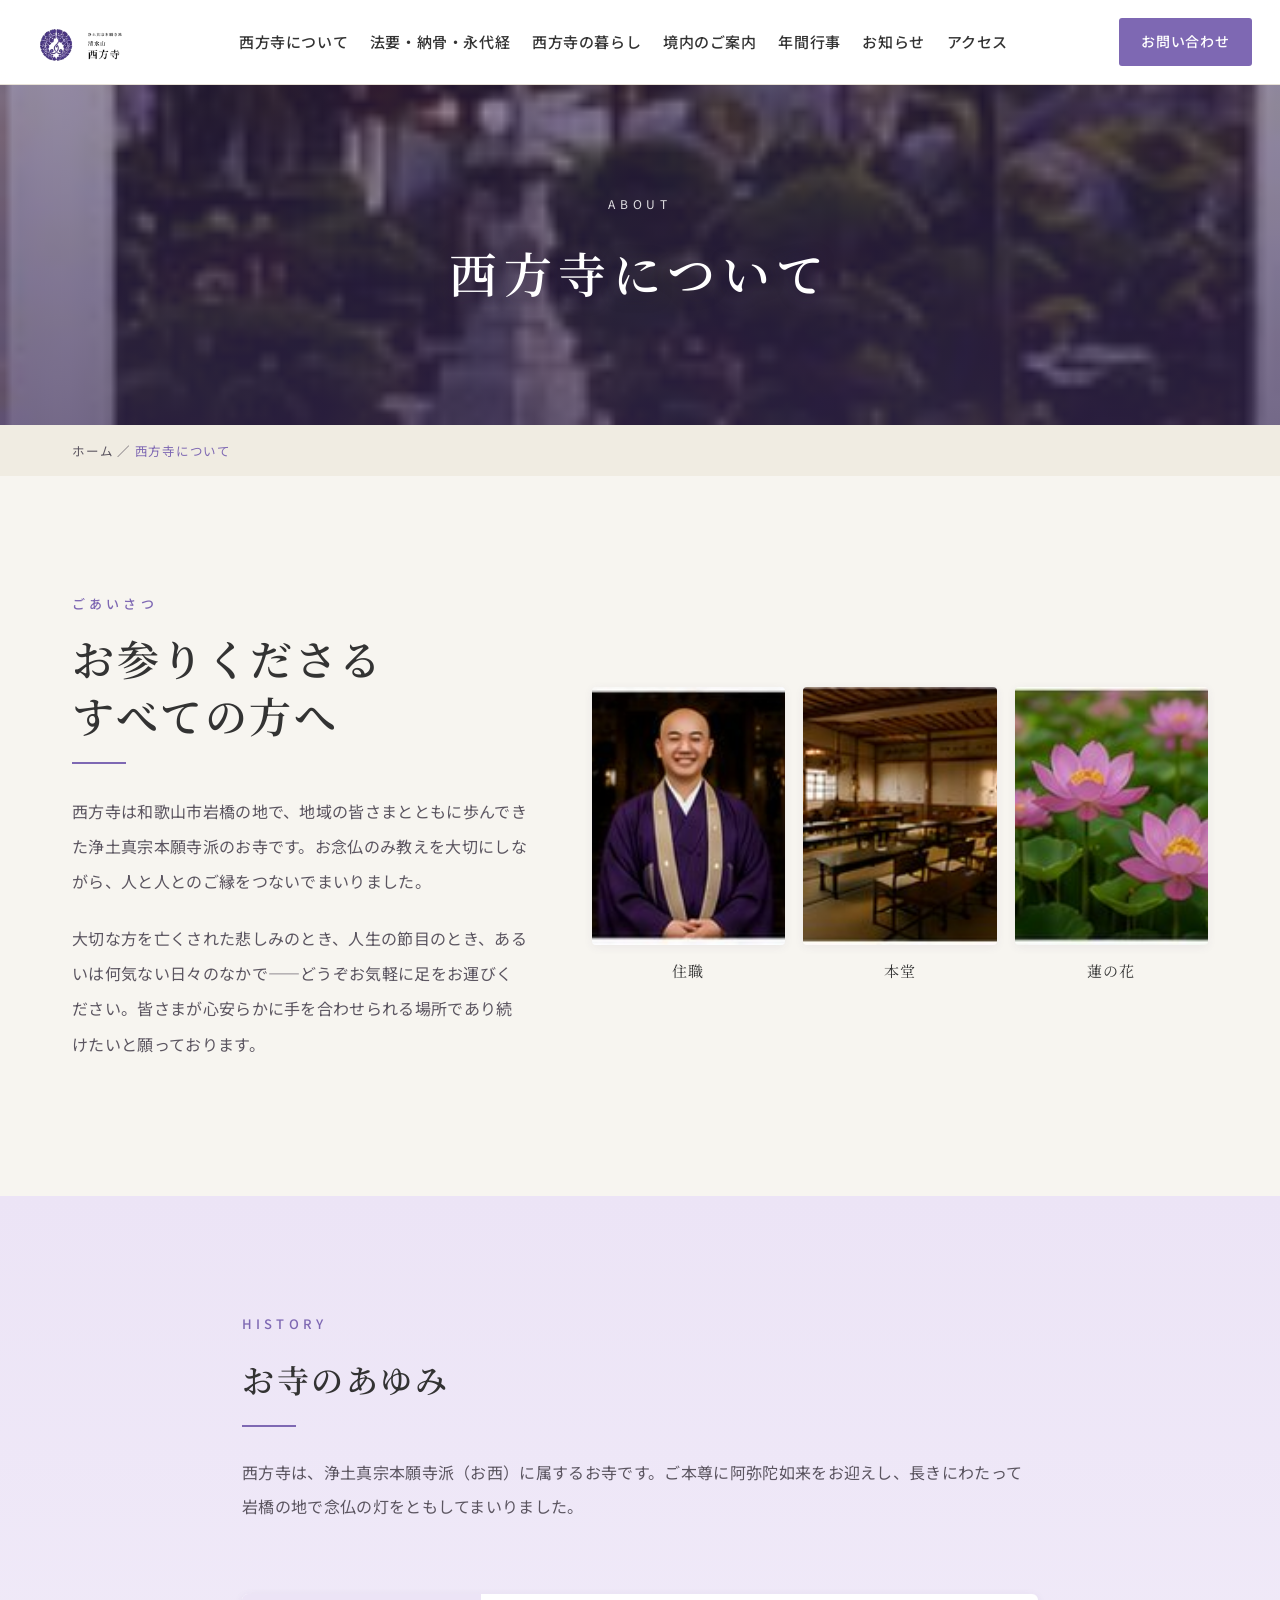
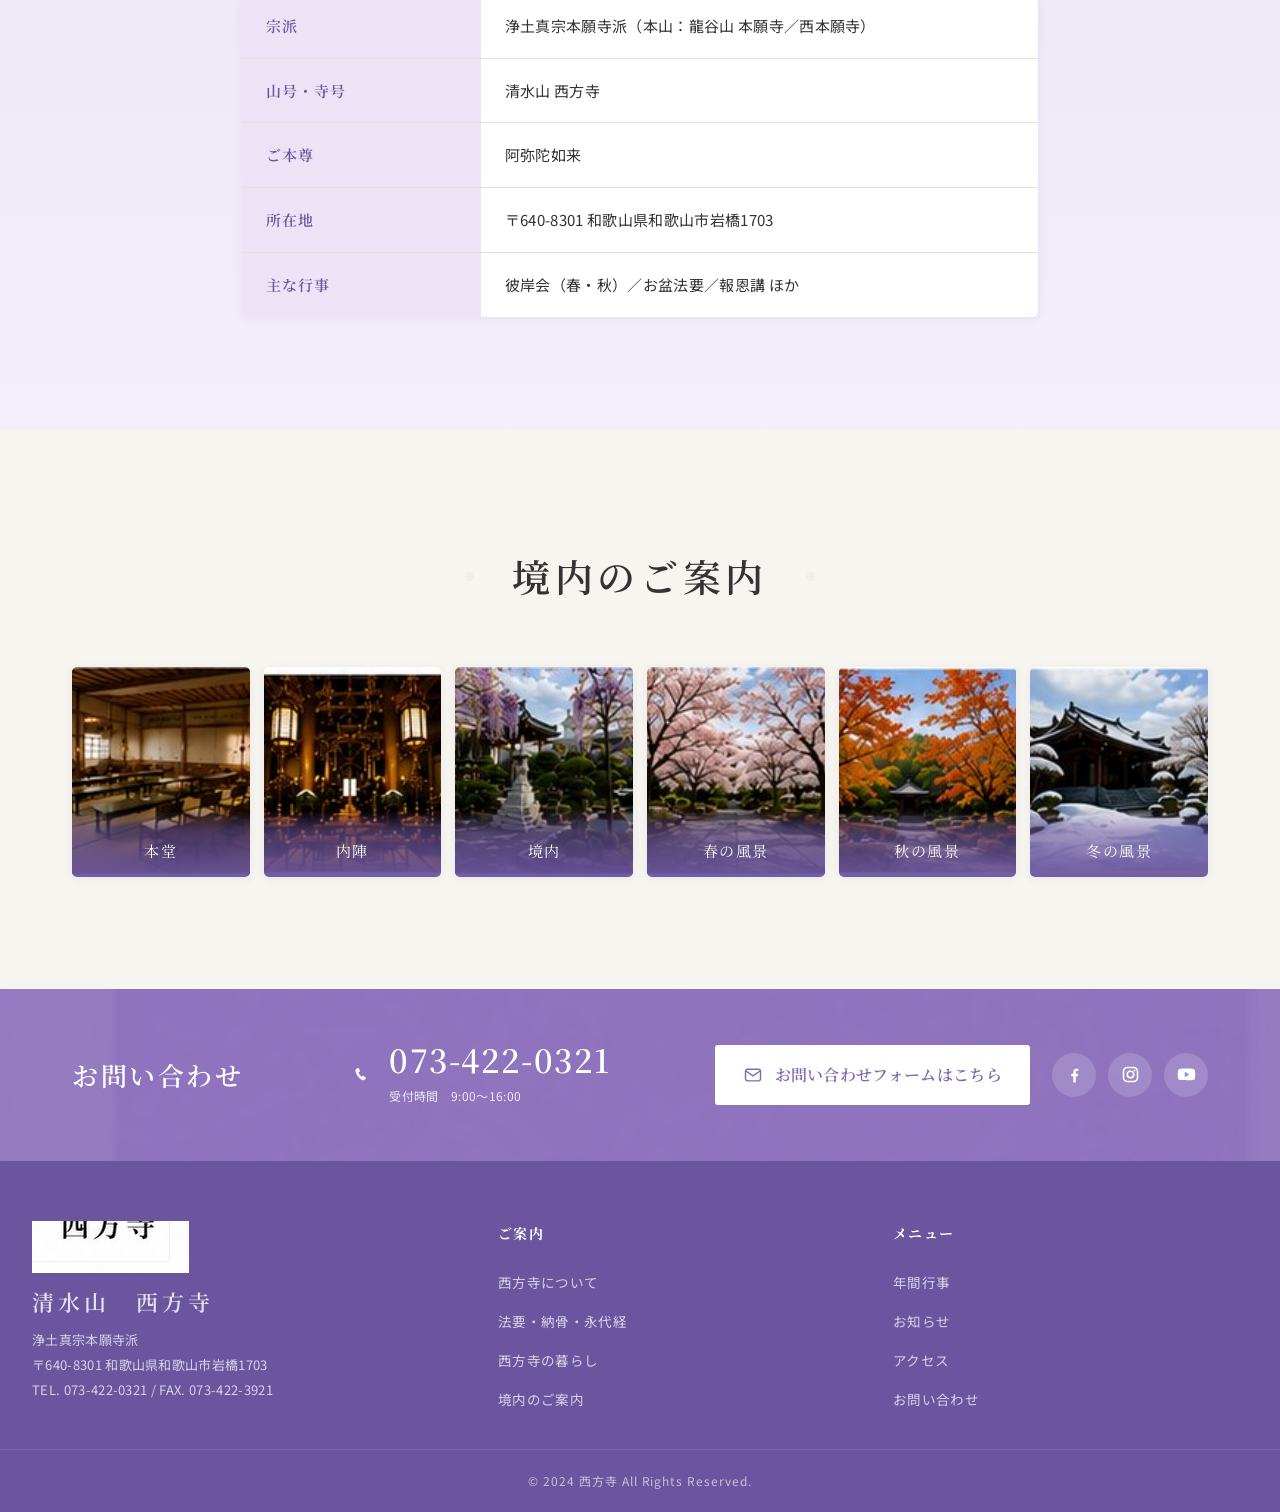
<file: about.html>
<!DOCTYPE html>
<html lang="ja">
<head>
<meta charset="UTF-8">
<meta name="viewport" content="width=device-width, initial-scale=1.0">
<title>西方寺について ｜ 清水山 西方寺</title>
<meta name="description" content="浄土真宗本願寺派 清水山 西方寺のご紹介。ごあいさつ、お寺の歴史、住職のご紹介、境内のご案内。">
<link rel="stylesheet" href="style.css">
</head>
<body>

<header class="site-header">
  <div class="header-in">
    <a class="brand" href="index.html"><img src="assets/01_logo.png" alt="清水山 西方寺"></a>
    <nav class="nav">
      <a href="about.html">西方寺について</a>
      <a href="hoyo.html">法要・納骨・永代経</a>
      <a href="index.html#life">西方寺の暮らし</a>
      <a href="index.html#precinct">境内のご案内</a>
      <a href="index.html#gyoji">年間行事</a>
      <a href="index.html#news">お知らせ</a>
      <a href="access.html">アクセス</a>
    </nav>
    <a class="header-cta" href="access.html#contact">お問い合わせ</a>
    <button class="burger" aria-label="メニュー"><span></span><span></span><span></span></button>
  </div>
</header>
<div class="drawer">
  <button class="drawer-close" aria-label="閉じる">×</button>
  <a href="about.html">西方寺について</a>
  <a href="hoyo.html">法要・納骨・永代経</a>
  <a href="index.html#life">西方寺の暮らし</a>
  <a href="index.html#precinct">境内のご案内</a>
  <a href="index.html#gyoji">年間行事</a>
  <a href="index.html#news">お知らせ</a>
  <a href="access.html">アクセス</a>
  <a href="access.html#contact">お問い合わせ</a>
</div>

<!-- page hero -->
<section class="page-hero">
  <img class="bg" src="assets/24_photo_keidai_fuji.png" alt="西方寺 境内">
  <div class="ph-in">
    <span class="en">ABOUT</span>
    <h1>西方寺について</h1>
  </div>
</section>
<div class="crumb"><div class="wrap"><a href="index.html">ホーム</a> ／ <span>西方寺について</span></div></div>

<!-- greeting -->
<section class="sec greet">
  <div class="wrap">
    <div class="greet-grid">
      <div class="greet-copy reveal">
        <span class="eyebrow">ごあいさつ</span>
        <h2 class="sec-title">お参りくださる<br>すべての方へ</h2>
        <div class="rule"></div>
        <p>西方寺は和歌山市岩橋の地で、地域の皆さまとともに歩んできた浄土真宗本願寺派のお寺です。お念仏のみ教えを大切にしながら、人と人とのご縁をつないでまいりました。</p>
        <p>大切な方を亡くされた悲しみのとき、人生の節目のとき、あるいは何気ない日々のなかで——どうぞお気軽に足をお運びください。皆さまが心安らかに手を合わせられる場所であり続けたいと願っております。</p>
      </div>
      <div class="greet-photos">
        <figure class="reveal d1"><img src="assets/33_photo_chief_priest.png" alt="住職" style="aspect-ratio:3/4;"><figcaption>住職</figcaption></figure>
        <figure class="reveal d2"><img src="assets/23_photo_temple_hall.png" alt="本堂" style="aspect-ratio:3/4;"><figcaption>本堂</figcaption></figure>
        <figure class="reveal d3"><img src="assets/31_photo_lotus.png" alt="蓮" style="aspect-ratio:3/4;"><figcaption>蓮の花</figcaption></figure>
      </div>
    </div>
  </div>
</section>

<!-- history -->
<section class="sec services">
  <div class="wrap prose">
    <div class="block reveal">
      <span class="eyebrow">HISTORY</span>
      <h2>お寺のあゆみ</h2>
      <div class="rule"></div>
      <p>西方寺は、浄土真宗本願寺派（お西）に属するお寺です。ご本尊に阿弥陀如来をお迎えし、長きにわたって岩橋の地で念仏の灯をともしてまいりました。</p>
    </div>
    <table class="info-table reveal d1">
      <tr><th>宗派</th><td>浄土真宗本願寺派（本山：龍谷山 本願寺／西本願寺）</td></tr>
      <tr><th>山号・寺号</th><td>清水山 西方寺</td></tr>
      <tr><th>ご本尊</th><td>阿弥陀如来</td></tr>
      <tr><th>所在地</th><td>〒640-8301 和歌山県和歌山市岩橋1703</td></tr>
      <tr><th>主な行事</th><td>彼岸会（春・秋）／お盆法要／報恩講 ほか</td></tr>
    </table>
  </div>
</section>

<!-- precinct gallery -->
<section class="sec life">
  <div class="wrap">
    <div class="head-c reveal"><span class="sprig-title">境内のご案内</span></div>
    <div class="pre-grid">
      <div class="pre-tile reveal d1"><img src="assets/23_photo_temple_hall.png" alt="本堂"><span>本堂</span></div>
      <div class="pre-tile reveal d1"><img src="assets/22_photo_temple_naijin.png" alt="内陣"><span>内陣</span></div>
      <div class="pre-tile reveal d2"><img src="assets/24_photo_keidai_fuji.png" alt="境内"><span>境内</span></div>
      <div class="pre-tile reveal d2"><img src="assets/27_photo_spring_sakura.png" alt="春"><span>春の風景</span></div>
      <div class="pre-tile reveal d3"><img src="assets/29_photo_autumn_leaves.png" alt="秋"><span>秋の風景</span></div>
      <div class="pre-tile reveal d3"><img src="assets/30_photo_winter_snow.png" alt="冬"><span>冬の風景</span></div>
    </div>
  </div>
</section>

<!-- contact band -->
<section class="contact" id="contact">
  <div class="wrap">
    <div class="contact-in">
      <h3>お問い合わせ</h3>
      <div class="tel">
        <img src="assets/59_icon_phone.png" alt="電話">
        <div><span class="num">073-422-0321</span><span class="hr">受付時間　9:00〜16:00</span></div>
      </div>
      <div class="contact-actions">
        <a class="formbtn" href="access.html#contact"><svg viewBox="0 0 24 24" fill="none" stroke="currentColor" stroke-width="1.7" stroke-linecap="round" stroke-linejoin="round" aria-hidden="true"><rect x="3" y="5" width="18" height="14" rx="2.5"></rect><path d="m4 7.5 8 5.5 8-5.5"></path></svg>お問い合わせフォームはこちら</a>
        <div class="social">
          <a href="#" aria-label="Facebook"><svg viewBox="0 0 24 24" fill="currentColor" aria-hidden="true"><path d="M13.5 21v-7h2.3l.4-2.8h-2.7V9.4c0-.8.2-1.4 1.4-1.4h1.5V5.5c-.3 0-1.2-.1-2.2-.1-2.1 0-3.6 1.3-3.6 3.7v2.1H8.3V14h2.3v7h2.9z"></path></svg></a>
          <a href="#" aria-label="Instagram"><svg viewBox="0 0 24 24" fill="none" stroke="currentColor" stroke-width="1.8" aria-hidden="true"><rect x="4" y="4" width="16" height="16" rx="4.6"></rect><circle cx="12" cy="12" r="3.7"></circle><circle cx="16.7" cy="7.3" r="1.05" fill="currentColor" stroke="none"></circle></svg></a>
          <a href="#" aria-label="YouTube"><svg viewBox="0 0 24 24" fill="currentColor" aria-hidden="true"><path d="M21.6 7.4c-.2-.9-.9-1.6-1.8-1.8C18.2 5.2 12 5.2 12 5.2s-6.2 0-7.8.4c-.9.2-1.6.9-1.8 1.8C2 9 2 12 2 12s0 3 .4 4.6c.2.9.9 1.6 1.8 1.8 1.6.4 7.8.4 7.8.4s6.2 0 7.8-.4c.9-.2 1.6-.9 1.8-1.8.4-1.6.4-4.6.4-4.6s0-3-.4-4.6zM10 15.2V8.8l5.3 3.2-5.3 3.2z"></path></svg></a>
        </div>
      </div>
    </div>
  </div>
</section>

<footer class="site-footer">
  <div class="foot-in">
    <div class="foot-brand">
      <div class="foot-mark"><img src="assets/64_footer_logo.png" alt="西方寺 ロゴ"></div>
      <p class="foot-logotype">清水山　西方寺</p>
      <p>浄土真宗本願寺派<br>〒640-8301 和歌山県和歌山市岩橋1703<br>TEL. 073-422-0321 / FAX. 073-422-3921</p>
    </div>
    <div class="foot-col">
      <h5>ご案内</h5>
      <a href="about.html">西方寺について</a>
      <a href="hoyo.html">法要・納骨・永代経</a>
      <a href="index.html#life">西方寺の暮らし</a>
      <a href="index.html#precinct">境内のご案内</a>
    </div>
    <div class="foot-col">
      <h5>メニュー</h5>
      <a href="index.html#gyoji">年間行事</a>
      <a href="index.html#news">お知らせ</a>
      <a href="access.html">アクセス</a>
      <a href="access.html#contact">お問い合わせ</a>
    </div>
  </div>
  <div class="foot-bottom">© 2024 西方寺 All Rights Reserved.</div>
</footer>

<script src="site.js"></script>
</body>
</html>
</file>
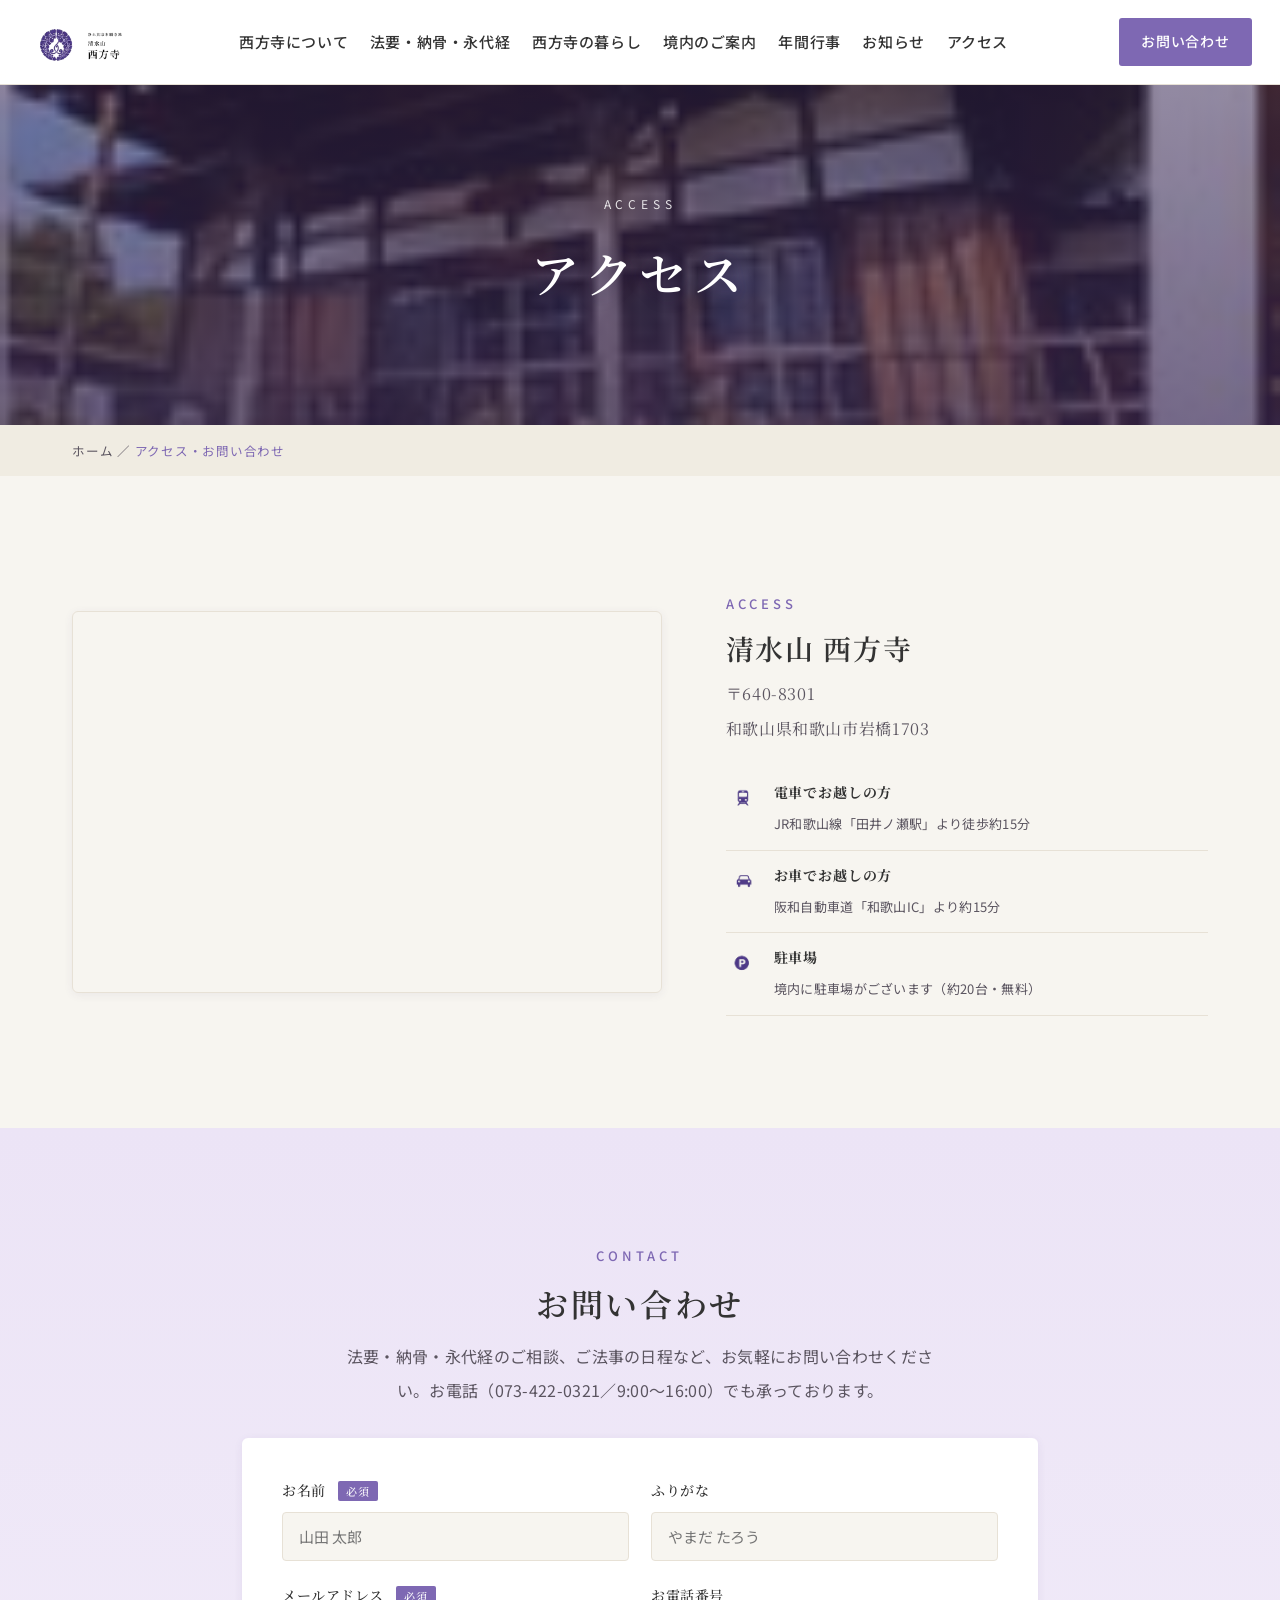
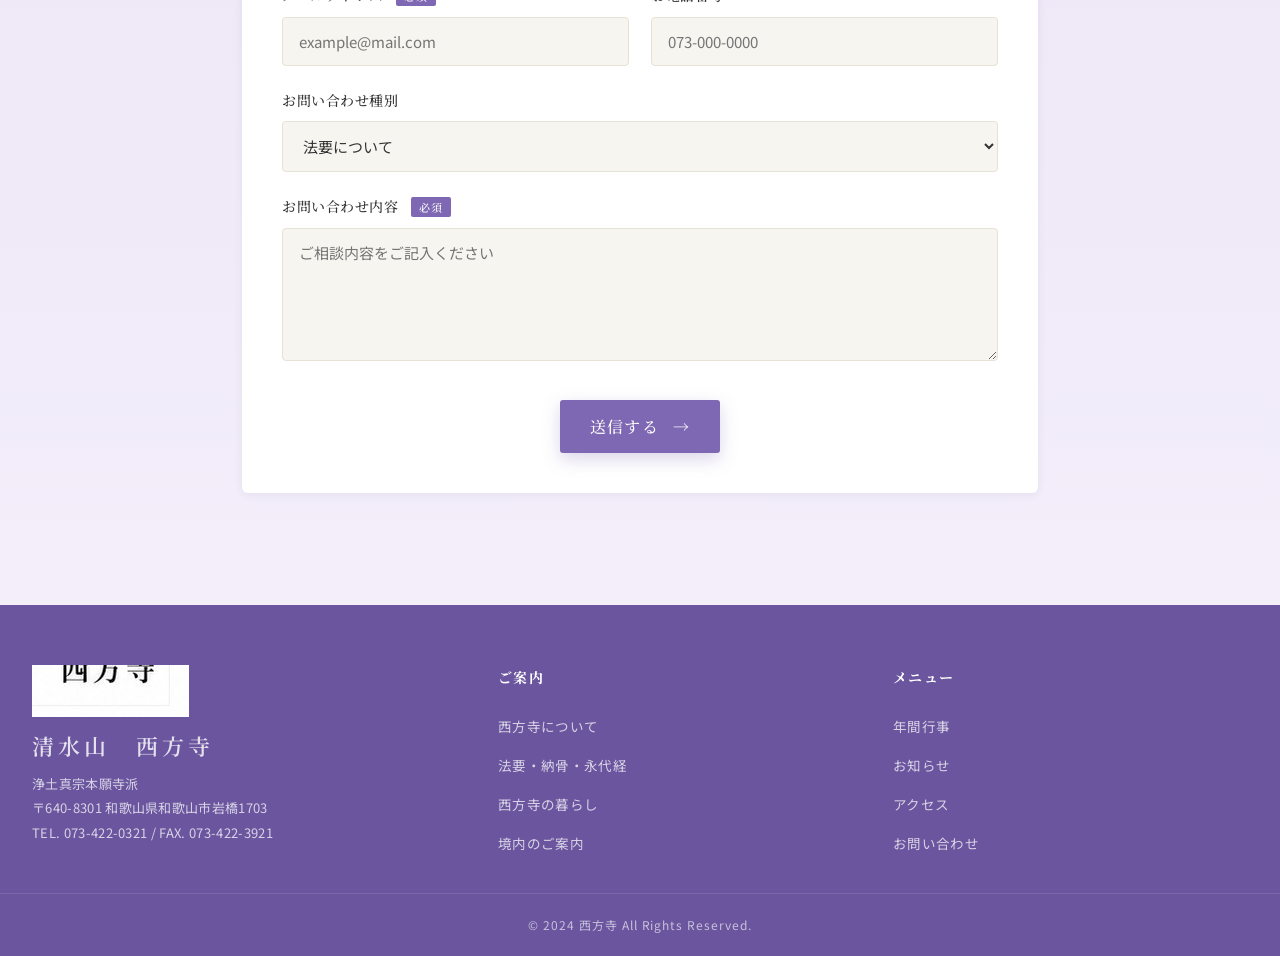
<file: access.html>
<!DOCTYPE html>
<html lang="ja">
<head>
<meta charset="UTF-8">
<meta name="viewport" content="width=device-width, initial-scale=1.0">
<title>アクセス・お問い合わせ ｜ 清水山 西方寺</title>
<meta name="description" content="清水山 西方寺へのアクセス。和歌山県和歌山市岩橋1703。電車・お車での行き方、駐車場のご案内、お問い合わせフォーム。">
<link rel="stylesheet" href="style.css">
</head>
<body>

<header class="site-header">
  <div class="header-in">
    <a class="brand" href="index.html"><img src="assets/01_logo.png" alt="清水山 西方寺"></a>
    <nav class="nav">
      <a href="about.html">西方寺について</a>
      <a href="hoyo.html">法要・納骨・永代経</a>
      <a href="index.html#life">西方寺の暮らし</a>
      <a href="index.html#precinct">境内のご案内</a>
      <a href="index.html#gyoji">年間行事</a>
      <a href="index.html#news">お知らせ</a>
      <a href="access.html">アクセス</a>
    </nav>
    <a class="header-cta" href="access.html#contact">お問い合わせ</a>
    <button class="burger" aria-label="メニュー"><span></span><span></span><span></span></button>
  </div>
</header>
<div class="drawer">
  <button class="drawer-close" aria-label="閉じる">×</button>
  <a href="about.html">西方寺について</a>
  <a href="hoyo.html">法要・納骨・永代経</a>
  <a href="index.html#life">西方寺の暮らし</a>
  <a href="index.html#precinct">境内のご案内</a>
  <a href="index.html#gyoji">年間行事</a>
  <a href="index.html#news">お知らせ</a>
  <a href="access.html">アクセス</a>
  <a href="access.html#contact">お問い合わせ</a>
</div>

<section class="page-hero">
  <img class="bg" src="assets/21_photo_temple_gaikan.png" alt="西方寺 外観">
  <div class="ph-in">
    <span class="en">ACCESS</span>
    <h1>アクセス</h1>
  </div>
</section>
<div class="crumb"><div class="wrap"><a href="index.html">ホーム</a> ／ <span>アクセス・お問い合わせ</span></div></div>

<!-- access -->
<section class="sec greet">
  <div class="wrap">
    <div class="greet-grid" style="grid-template-columns:1.1fr 0.9fr;">
      <div class="acc-map reveal" style="margin:0;">
        <iframe src="https://maps.google.com/maps?q=%E5%92%8C%E6%AD%8C%E5%B1%B1%E7%9C%8C%E5%92%8C%E6%AD%8C%E5%B1%B1%E5%B8%82%E5%B2%A9%E6%A9%8B1703&output=embed" style="height:380px;" loading="lazy" title="西方寺 地図"></iframe>
      </div>
      <div class="greet-copy reveal d1">
        <span class="eyebrow">ACCESS</span>
        <h2 class="sec-title" style="font-size:28px;">清水山 西方寺</h2>
        <p class="acc-addr">〒640-8301<br>和歌山県和歌山市岩橋1703</p>
        <div class="acc-row">
          <img src="assets/57_icon_train.png" alt="">
          <div><b>電車でお越しの方</b><span>JR和歌山線「田井ノ瀬駅」より徒歩約15分</span></div>
        </div>
        <div class="acc-row">
          <img src="assets/56_icon_car.png" alt="">
          <div><b>お車でお越しの方</b><span>阪和自動車道「和歌山IC」より約15分</span></div>
        </div>
        <div class="acc-row">
          <img src="assets/58_icon_parking.png" alt="">
          <div><b>駐車場</b><span>境内に駐車場がございます（約20台・無料）</span></div>
        </div>
      </div>
    </div>
  </div>
</section>

<!-- contact form -->
<section class="sec services" id="contact">
  <div class="wrap prose">
    <div class="reveal" style="text-align:center;">
      <span class="eyebrow">CONTACT</span>
      <h2 class="sec-title" style="margin-bottom:14px;">お問い合わせ</h2>
      <p style="color:var(--ink-soft);max-width:38em;margin:0 auto 14px;">法要・納骨・永代経のご相談、ご法事の日程など、お気軽にお問い合わせください。お電話（073-422-0321／9:00〜16:00）でも承っております。</p>
    </div>
    <form class="reveal d1" style="background:#fff;border-radius:6px;box-shadow:var(--shadow-sm);padding:40px;margin-top:30px;" onsubmit="event.preventDefault();this.querySelector('.thanks').style.display='block';">
      <div style="display:grid;grid-template-columns:1fr 1fr;gap:22px;">
        <label class="fld"><span>お名前 <em>必須</em></span><input type="text" required placeholder="山田 太郎"></label>
        <label class="fld"><span>ふりがな</span><input type="text" placeholder="やまだ たろう"></label>
        <label class="fld"><span>メールアドレス <em>必須</em></span><input type="email" required placeholder="example@mail.com"></label>
        <label class="fld"><span>お電話番号</span><input type="tel" placeholder="073-000-0000"></label>
      </div>
      <label class="fld" style="margin-top:22px;display:block;"><span>お問い合わせ種別</span>
        <select>
          <option>法要について</option>
          <option>納骨・合同墓について</option>
          <option>永代経について</option>
          <option>その他</option>
        </select>
      </label>
      <label class="fld" style="margin-top:22px;display:block;"><span>お問い合わせ内容 <em>必須</em></span><textarea rows="5" required placeholder="ご相談内容をご記入ください"></textarea></label>
      <div style="text-align:center;margin-top:30px;">
        <button type="submit" class="btn btn-primary" style="border:0;">送信する <span class="arw">→</span></button>
      </div>
      <p class="thanks" style="display:none;text-align:center;color:var(--purple);margin-top:20px;font-family:var(--serif);">お問い合わせありがとうございます。追ってご連絡いたします。</p>
    </form>
  </div>
</section>

<footer class="site-footer">
  <div class="foot-in">
    <div class="foot-brand">
      <div class="foot-mark"><img src="assets/64_footer_logo.png" alt="西方寺 ロゴ"></div>
      <p class="foot-logotype">清水山　西方寺</p>
      <p>浄土真宗本願寺派<br>〒640-8301 和歌山県和歌山市岩橋1703<br>TEL. 073-422-0321 / FAX. 073-422-3921</p>
    </div>
    <div class="foot-col">
      <h5>ご案内</h5>
      <a href="about.html">西方寺について</a>
      <a href="hoyo.html">法要・納骨・永代経</a>
      <a href="index.html#life">西方寺の暮らし</a>
      <a href="index.html#precinct">境内のご案内</a>
    </div>
    <div class="foot-col">
      <h5>メニュー</h5>
      <a href="index.html#gyoji">年間行事</a>
      <a href="index.html#news">お知らせ</a>
      <a href="access.html">アクセス</a>
      <a href="access.html#contact">お問い合わせ</a>
    </div>
  </div>
  <div class="foot-bottom">© 2024 西方寺 All Rights Reserved.</div>
</footer>

<script src="site.js"></script>
</body>
</html>
</file>
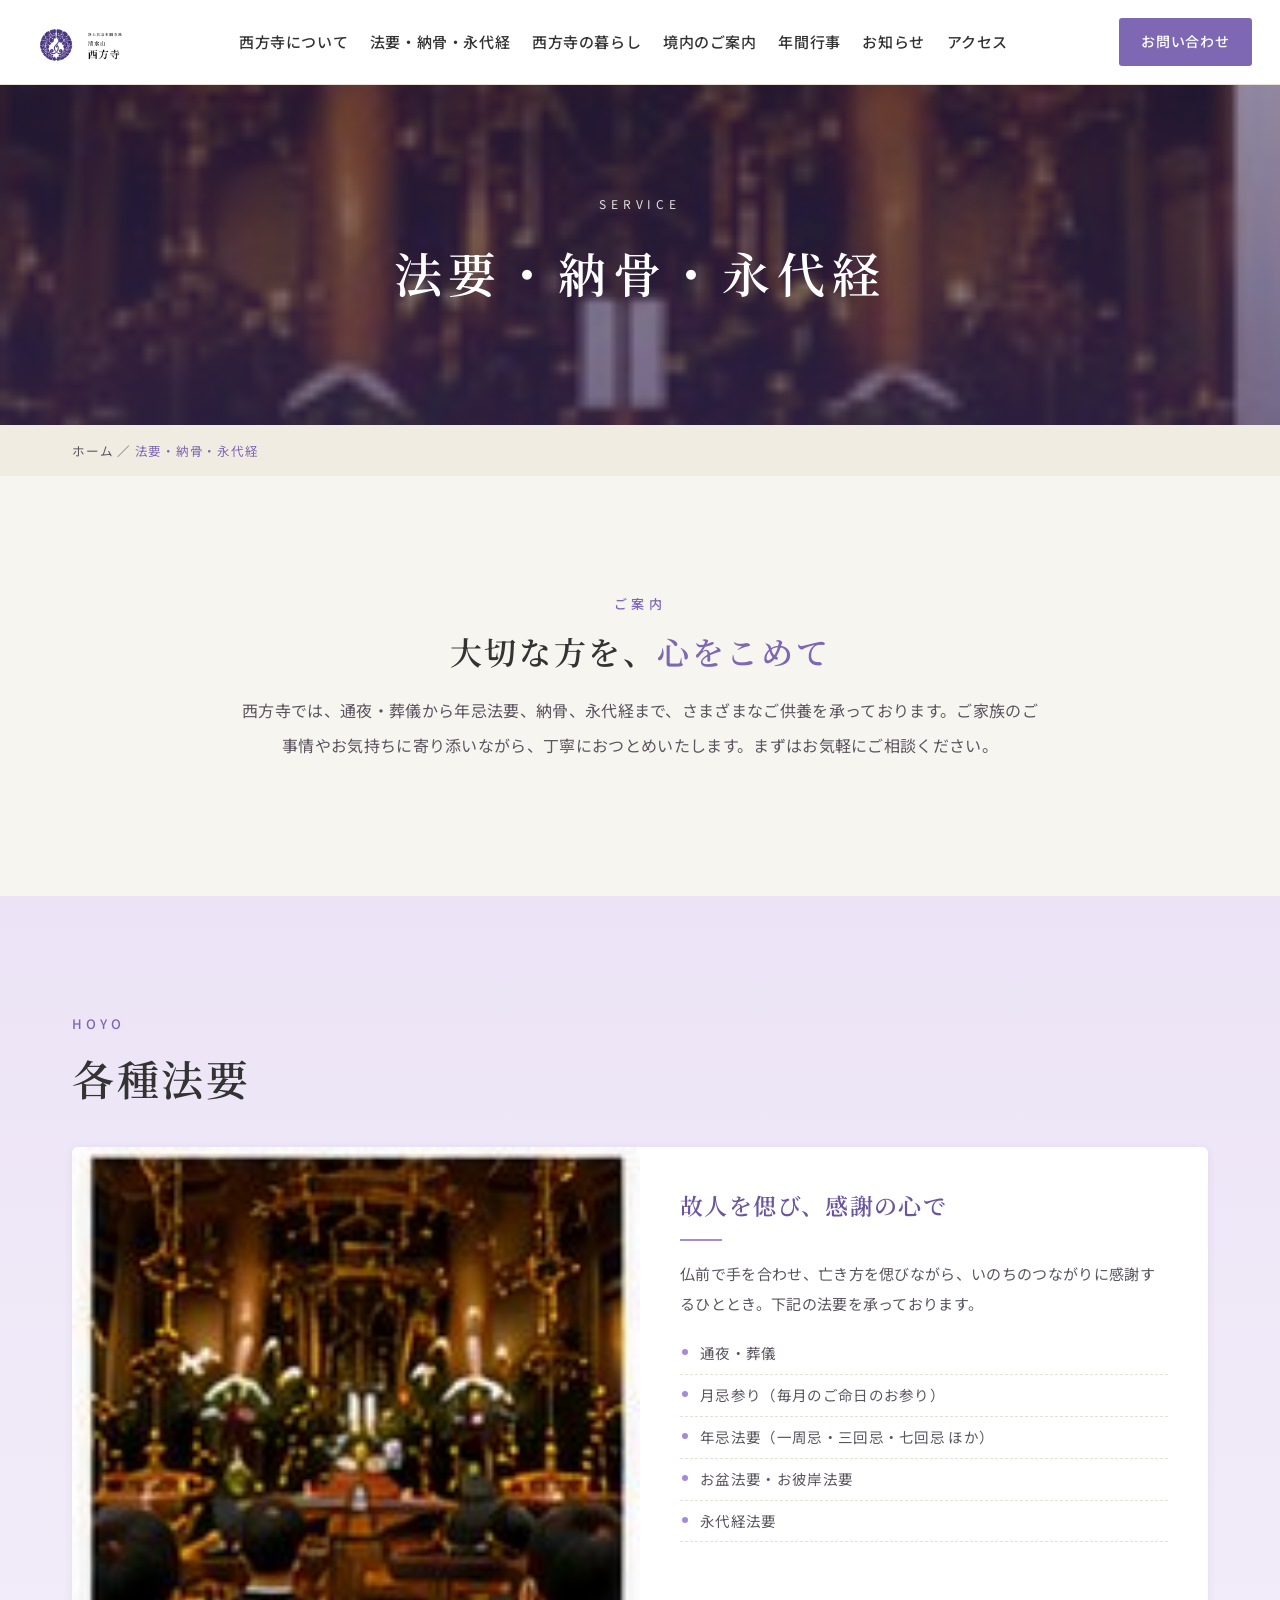
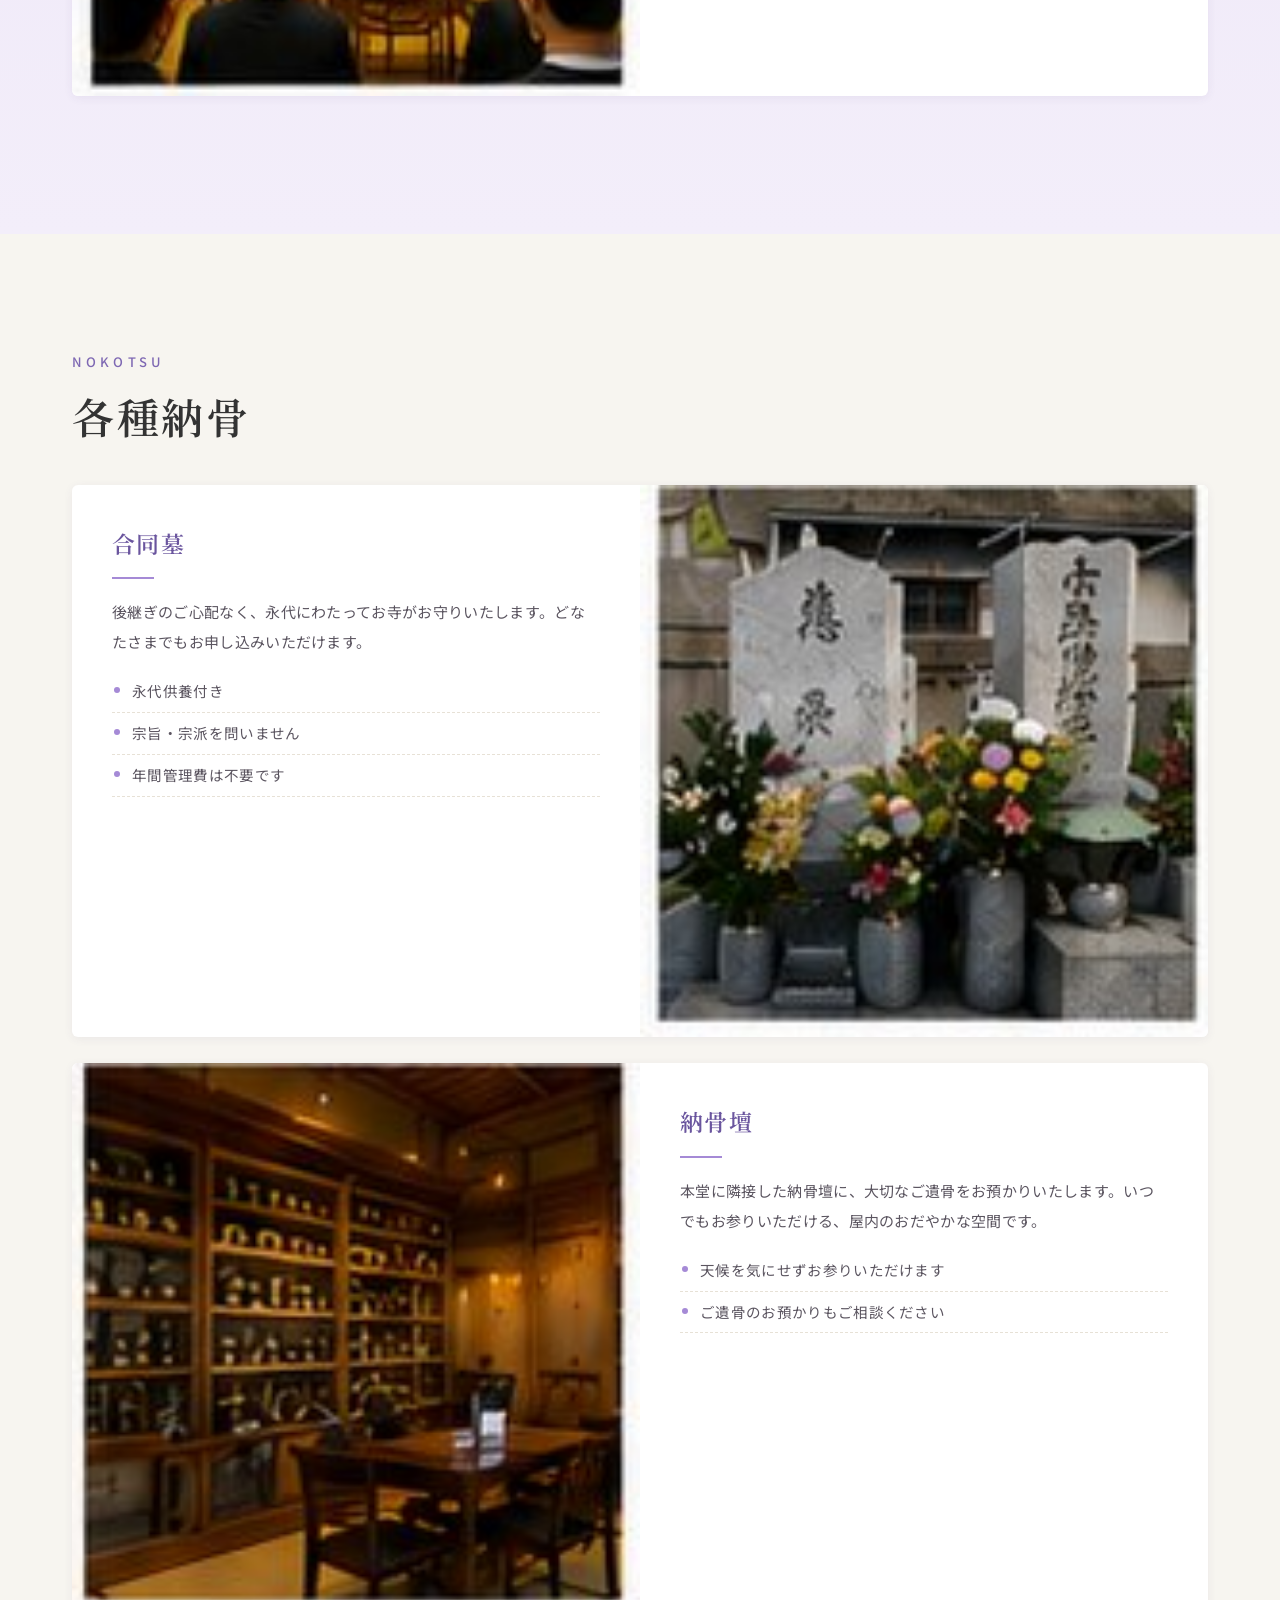
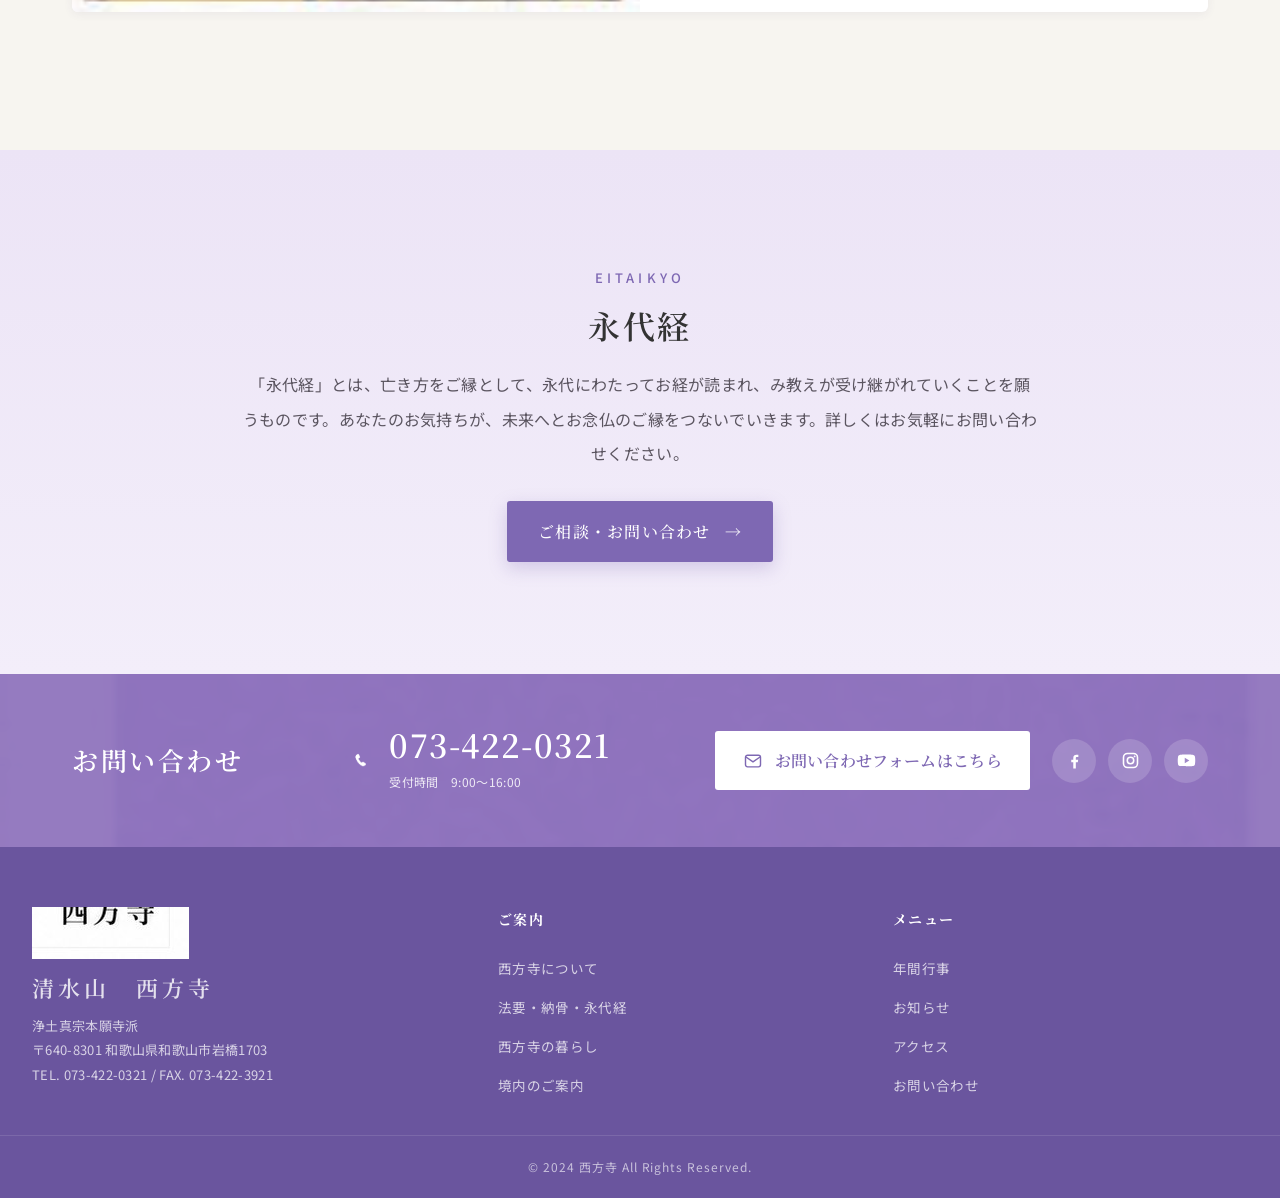
<file: hoyo.html>
<!DOCTYPE html>
<html lang="ja">
<head>
<meta charset="UTF-8">
<meta name="viewport" content="width=device-width, initial-scale=1.0">
<title>法要・納骨・永代経 ｜ 清水山 西方寺</title>
<meta name="description" content="西方寺の法要・納骨・永代経のご案内。通夜葬儀・年忌法要・お盆・お彼岸・永代経法要、合同墓・納骨壇など各種承ります。">
<link rel="stylesheet" href="style.css">
</head>
<body>

<header class="site-header">
  <div class="header-in">
    <a class="brand" href="index.html"><img src="assets/01_logo.png" alt="清水山 西方寺"></a>
    <nav class="nav">
      <a href="about.html">西方寺について</a>
      <a href="hoyo.html">法要・納骨・永代経</a>
      <a href="index.html#life">西方寺の暮らし</a>
      <a href="index.html#precinct">境内のご案内</a>
      <a href="index.html#gyoji">年間行事</a>
      <a href="index.html#news">お知らせ</a>
      <a href="access.html">アクセス</a>
    </nav>
    <a class="header-cta" href="access.html#contact">お問い合わせ</a>
    <button class="burger" aria-label="メニュー"><span></span><span></span><span></span></button>
  </div>
</header>
<div class="drawer">
  <button class="drawer-close" aria-label="閉じる">×</button>
  <a href="about.html">西方寺について</a>
  <a href="hoyo.html">法要・納骨・永代経</a>
  <a href="index.html#life">西方寺の暮らし</a>
  <a href="index.html#precinct">境内のご案内</a>
  <a href="index.html#gyoji">年間行事</a>
  <a href="index.html#news">お知らせ</a>
  <a href="access.html">アクセス</a>
  <a href="access.html#contact">お問い合わせ</a>
</div>

<section class="page-hero">
  <img class="bg" src="assets/22_photo_temple_naijin.png" alt="内陣">
  <div class="ph-in">
    <span class="en">SERVICE</span>
    <h1>法要・納骨・永代経</h1>
  </div>
</section>
<div class="crumb"><div class="wrap"><a href="index.html">ホーム</a> ／ <span>法要・納骨・永代経</span></div></div>

<!-- intro -->
<section class="sec greet">
  <div class="wrap prose" style="text-align:center;">
    <span class="eyebrow reveal">ご案内</span>
    <h2 class="sec-title reveal" style="margin-bottom:20px;">大切な方を、<span class="accent">心をこめて</span></h2>
    <p class="reveal d1" style="font-size:16px;color:var(--ink-soft);">西方寺では、通夜・葬儀から年忌法要、納骨、永代経まで、さまざまなご供養を承っております。ご家族のご事情やお気持ちに寄り添いながら、丁寧におつとめいたします。まずはお気軽にご相談ください。</p>
  </div>
</section>

<!-- 法要 -->
<section class="sec services" id="hoyo">
  <div class="wrap">
    <span class="eyebrow reveal">HOYO</span>
    <h2 class="sec-title reveal">各種法要</h2>
    <div class="svc-grid" style="grid-template-columns:1fr;margin-top:40px;">
      <div class="detail-card reveal d1">
        <div class="pic"><img src="assets/34_photo_memorial_service.png" alt="法要のようす"></div>
        <div class="body">
          <h3>故人を偲び、感謝の心で</h3>
          <div class="rule"></div>
          <p>仏前で手を合わせ、亡き方を偲びながら、いのちのつながりに感謝するひととき。下記の法要を承っております。</p>
          <ul>
            <li>通夜・葬儀</li>
            <li>月忌参り（毎月のご命日のお参り）</li>
            <li>年忌法要（一周忌・三回忌・七回忌 ほか）</li>
            <li>お盆法要・お彼岸法要</li>
            <li>永代経法要</li>
          </ul>
        </div>
      </div>
    </div>
  </div>
</section>

<!-- 納骨 -->
<section class="sec life" id="nokotsu">
  <div class="wrap">
    <span class="eyebrow reveal">NOKOTSU</span>
    <h2 class="sec-title reveal">各種納骨</h2>
    <div style="margin-top:40px;">
      <div class="detail-card reveal d1" style="direction:rtl;">
        <div class="pic" style="direction:ltr;"><img src="assets/25_photo_godobo.png" alt="合同墓"></div>
        <div class="body" style="direction:ltr;">
          <h3>合同墓</h3>
          <div class="rule"></div>
          <p>後継ぎのご心配なく、永代にわたってお寺がお守りいたします。どなたさまでもお申し込みいただけます。</p>
          <ul>
            <li>永代供養付き</li>
            <li>宗旨・宗派を問いません</li>
            <li>年間管理費は不要です</li>
          </ul>
        </div>
      </div>
      <div class="detail-card reveal d1">
        <div class="pic"><img src="assets/26_photo_nokotsudo.png" alt="納骨壇"></div>
        <div class="body">
          <h3>納骨壇</h3>
          <div class="rule"></div>
          <p>本堂に隣接した納骨壇に、大切なご遺骨をお預かりいたします。いつでもお参りいただける、屋内のおだやかな空間です。</p>
          <ul>
            <li>天候を気にせずお参りいただけます</li>
            <li>ご遺骨のお預かりもご相談ください</li>
          </ul>
        </div>
      </div>
    </div>
  </div>
</section>

<!-- 永代経 -->
<section class="sec services" id="eitaikyo">
  <div class="wrap prose" style="text-align:center;">
    <span class="eyebrow reveal">EITAIKYO</span>
    <h2 class="sec-title reveal" style="margin-bottom:20px;">永代経</h2>
    <p class="reveal d1" style="font-size:16px;color:var(--ink-soft);">「永代経」とは、亡き方をご縁として、永代にわたってお経が読まれ、み教えが受け継がれていくことを願うものです。あなたのお気持ちが、未来へとお念仏のご縁をつないでいきます。詳しくはお気軽にお問い合わせください。</p>
    <div class="reveal d2" style="margin-top:30px;">
      <a class="btn btn-primary" href="access.html#contact">ご相談・お問い合わせ <span class="arw">→</span></a>
    </div>
  </div>
</section>

<!-- contact band -->
<section class="contact" id="contact">
  <div class="wrap">
    <div class="contact-in">
      <h3>お問い合わせ</h3>
      <div class="tel">
        <img src="assets/59_icon_phone.png" alt="電話">
        <div><span class="num">073-422-0321</span><span class="hr">受付時間　9:00〜16:00</span></div>
      </div>
      <div class="contact-actions">
        <a class="formbtn" href="access.html#contact"><svg viewBox="0 0 24 24" fill="none" stroke="currentColor" stroke-width="1.7" stroke-linecap="round" stroke-linejoin="round" aria-hidden="true"><rect x="3" y="5" width="18" height="14" rx="2.5"></rect><path d="m4 7.5 8 5.5 8-5.5"></path></svg>お問い合わせフォームはこちら</a>
        <div class="social">
          <a href="#" aria-label="Facebook"><svg viewBox="0 0 24 24" fill="currentColor" aria-hidden="true"><path d="M13.5 21v-7h2.3l.4-2.8h-2.7V9.4c0-.8.2-1.4 1.4-1.4h1.5V5.5c-.3 0-1.2-.1-2.2-.1-2.1 0-3.6 1.3-3.6 3.7v2.1H8.3V14h2.3v7h2.9z"></path></svg></a>
          <a href="#" aria-label="Instagram"><svg viewBox="0 0 24 24" fill="none" stroke="currentColor" stroke-width="1.8" aria-hidden="true"><rect x="4" y="4" width="16" height="16" rx="4.6"></rect><circle cx="12" cy="12" r="3.7"></circle><circle cx="16.7" cy="7.3" r="1.05" fill="currentColor" stroke="none"></circle></svg></a>
          <a href="#" aria-label="YouTube"><svg viewBox="0 0 24 24" fill="currentColor" aria-hidden="true"><path d="M21.6 7.4c-.2-.9-.9-1.6-1.8-1.8C18.2 5.2 12 5.2 12 5.2s-6.2 0-7.8.4c-.9.2-1.6.9-1.8 1.8C2 9 2 12 2 12s0 3 .4 4.6c.2.9.9 1.6 1.8 1.8 1.6.4 7.8.4 7.8.4s6.2 0 7.8-.4c.9-.2 1.6-.9 1.8-1.8.4-1.6.4-4.6.4-4.6s0-3-.4-4.6zM10 15.2V8.8l5.3 3.2-5.3 3.2z"></path></svg></a>
        </div>
      </div>
    </div>
  </div>
</section>

<footer class="site-footer">
  <div class="foot-in">
    <div class="foot-brand">
      <div class="foot-mark"><img src="assets/64_footer_logo.png" alt="西方寺 ロゴ"></div>
      <p class="foot-logotype">清水山　西方寺</p>
      <p>浄土真宗本願寺派<br>〒640-8301 和歌山県和歌山市岩橋1703<br>TEL. 073-422-0321 / FAX. 073-422-3921</p>
    </div>
    <div class="foot-col">
      <h5>ご案内</h5>
      <a href="about.html">西方寺について</a>
      <a href="hoyo.html">法要・納骨・永代経</a>
      <a href="index.html#life">西方寺の暮らし</a>
      <a href="index.html#precinct">境内のご案内</a>
    </div>
    <div class="foot-col">
      <h5>メニュー</h5>
      <a href="index.html#gyoji">年間行事</a>
      <a href="index.html#news">お知らせ</a>
      <a href="access.html">アクセス</a>
      <a href="access.html#contact">お問い合わせ</a>
    </div>
  </div>
  <div class="foot-bottom">© 2024 西方寺 All Rights Reserved.</div>
</footer>

<script src="site.js"></script>
</body>
</html>
</file>
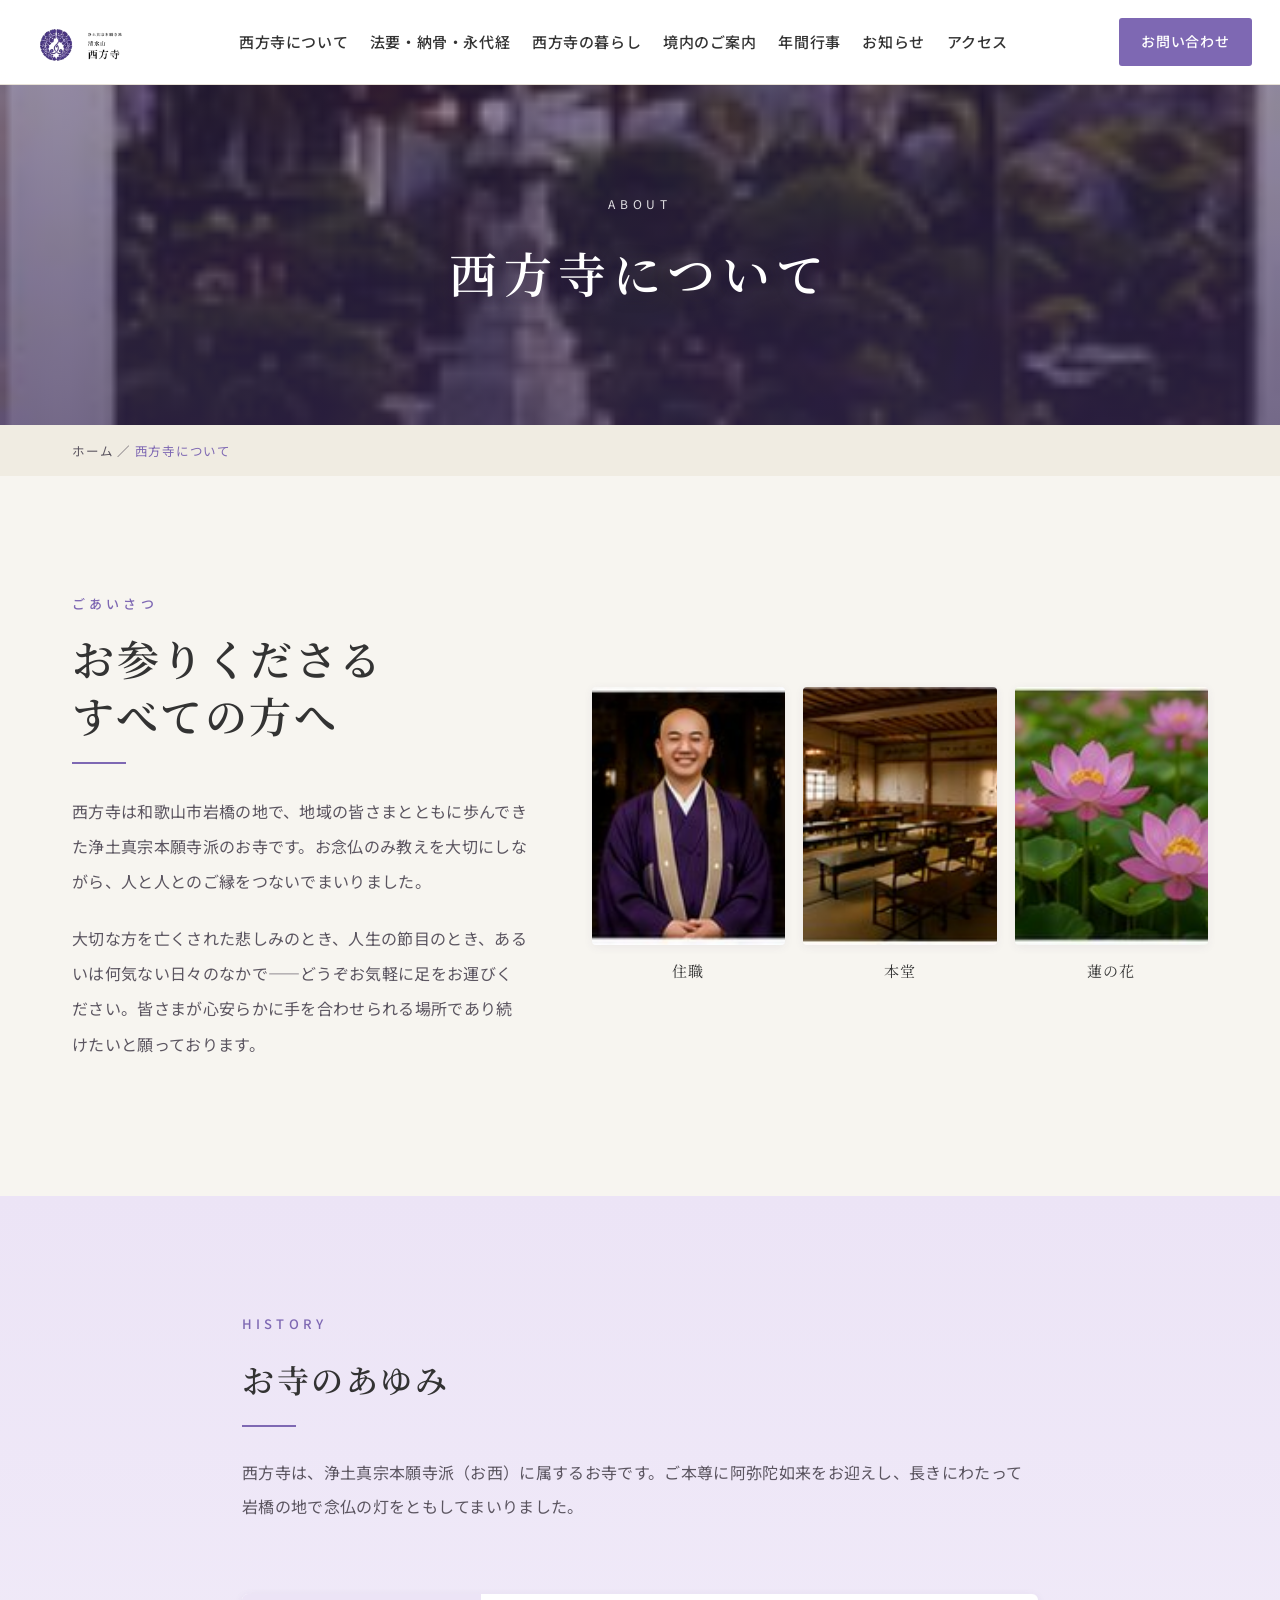
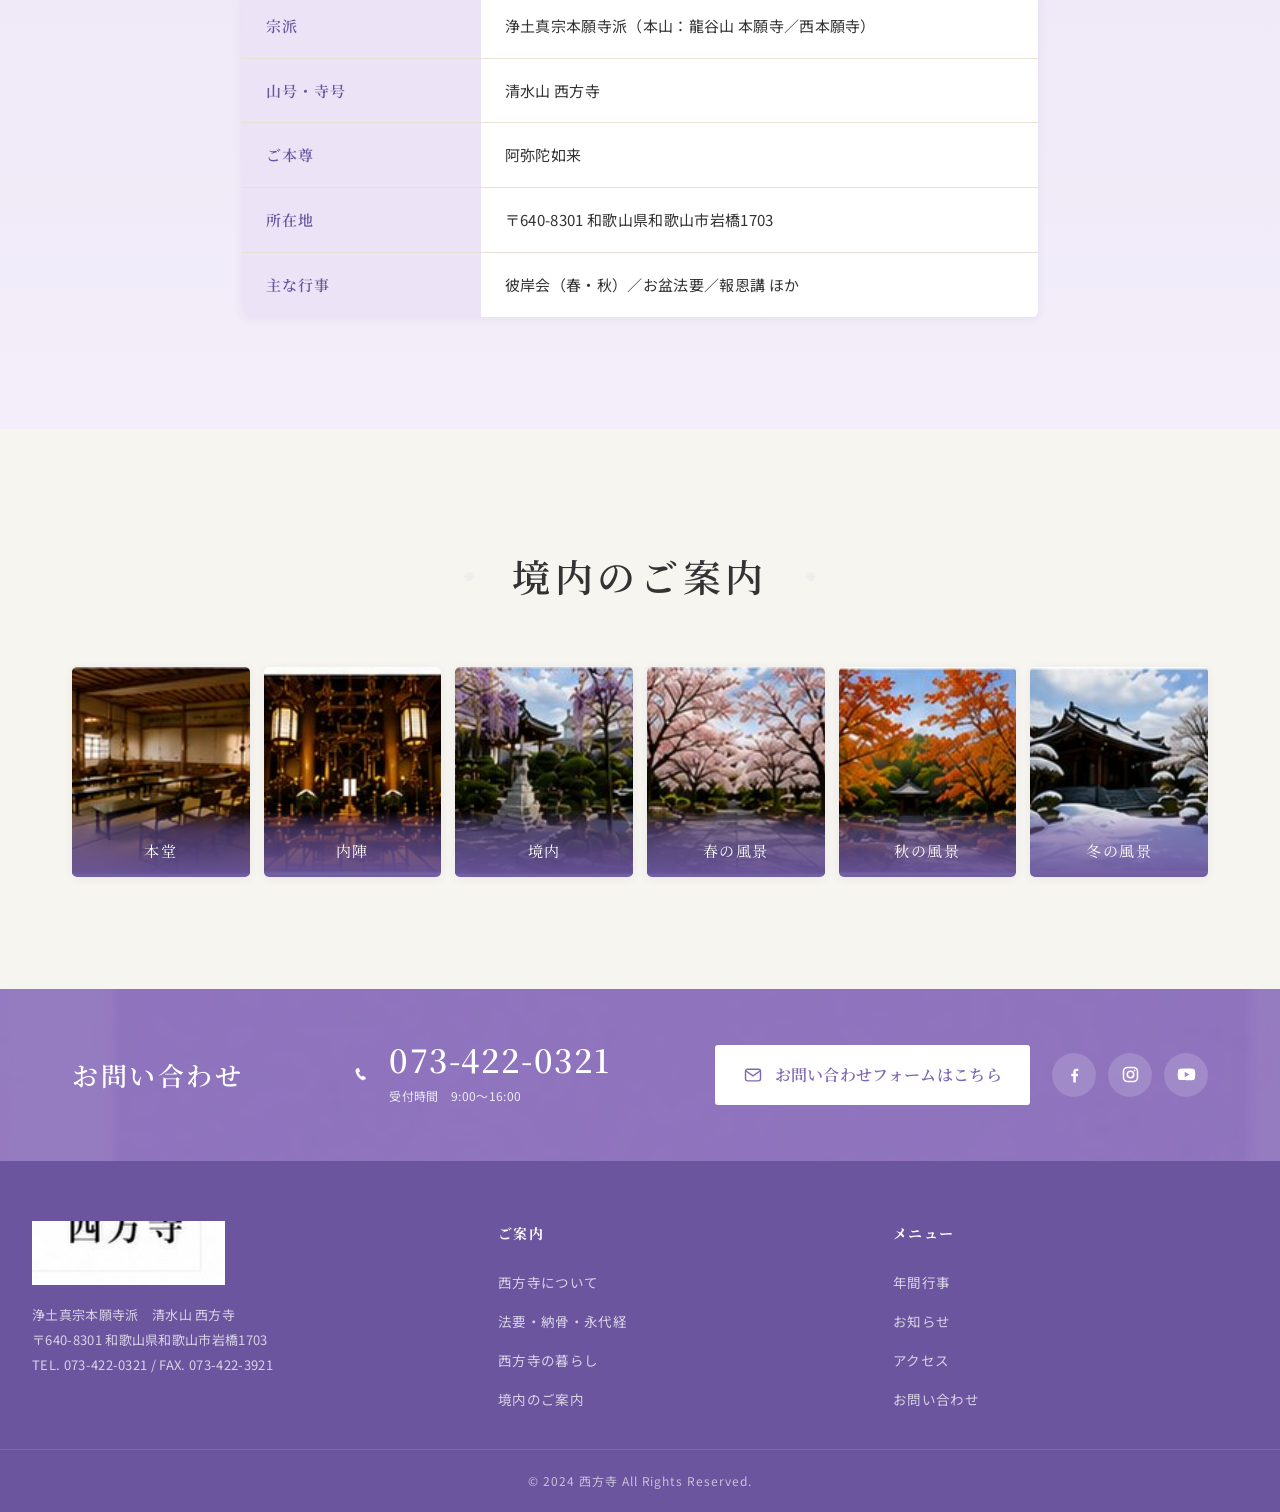
<file: project/about.html>
<!DOCTYPE html>
<html lang="ja">
<head>
<meta charset="UTF-8">
<meta name="viewport" content="width=device-width, initial-scale=1.0">
<title>西方寺について ｜ 清水山 西方寺</title>
<meta name="description" content="浄土真宗本願寺派 清水山 西方寺のご紹介。ごあいさつ、お寺の歴史、住職のご紹介、境内のご案内。">
<link rel="stylesheet" href="style.css">
</head>
<body>

<header class="site-header">
  <div class="header-in">
    <a class="brand" href="index.html"><img src="assets/01_logo.png" alt="清水山 西方寺"></a>
    <nav class="nav">
      <a href="about.html">西方寺について</a>
      <a href="hoyo.html">法要・納骨・永代経</a>
      <a href="index.html#life">西方寺の暮らし</a>
      <a href="index.html#precinct">境内のご案内</a>
      <a href="index.html#gyoji">年間行事</a>
      <a href="index.html#news">お知らせ</a>
      <a href="access.html">アクセス</a>
    </nav>
    <a class="header-cta" href="access.html#contact">お問い合わせ</a>
    <button class="burger" aria-label="メニュー"><span></span><span></span><span></span></button>
  </div>
</header>
<div class="drawer">
  <button class="drawer-close" aria-label="閉じる">×</button>
  <a href="about.html">西方寺について</a>
  <a href="hoyo.html">法要・納骨・永代経</a>
  <a href="index.html#life">西方寺の暮らし</a>
  <a href="index.html#precinct">境内のご案内</a>
  <a href="index.html#gyoji">年間行事</a>
  <a href="index.html#news">お知らせ</a>
  <a href="access.html">アクセス</a>
  <a href="access.html#contact">お問い合わせ</a>
</div>

<!-- page hero -->
<section class="page-hero" data-screen-label="お寺について">
  <img class="bg" src="assets/24_photo_keidai_fuji.png" alt="西方寺 境内">
  <div class="ph-in">
    <span class="en">ABOUT</span>
    <h1>西方寺について</h1>
  </div>
</section>
<div class="crumb"><div class="wrap"><a href="index.html">ホーム</a> ／ <span>西方寺について</span></div></div>

<!-- greeting -->
<section class="sec greet" data-screen-label="ごあいさつ">
  <div class="wrap">
    <div class="greet-grid">
      <div class="greet-copy reveal">
        <span class="eyebrow">ごあいさつ</span>
        <h2 class="sec-title">お参りくださる<br>すべての方へ</h2>
        <div class="rule"></div>
        <p>西方寺は和歌山市岩橋の地で、地域の皆さまとともに歩んできた浄土真宗本願寺派のお寺です。お念仏のみ教えを大切にしながら、人と人とのご縁をつないでまいりました。</p>
        <p>大切な方を亡くされた悲しみのとき、人生の節目のとき、あるいは何気ない日々のなかで——どうぞお気軽に足をお運びください。皆さまが心安らかに手を合わせられる場所であり続けたいと願っております。</p>
      </div>
      <div class="greet-photos">
        <figure class="reveal d1"><img src="assets/33_photo_chief_priest.png" alt="住職" style="aspect-ratio:3/4;"><figcaption>住職</figcaption></figure>
        <figure class="reveal d2"><img src="assets/23_photo_temple_hall.png" alt="本堂" style="aspect-ratio:3/4;"><figcaption>本堂</figcaption></figure>
        <figure class="reveal d3"><img src="assets/31_photo_lotus.png" alt="蓮" style="aspect-ratio:3/4;"><figcaption>蓮の花</figcaption></figure>
      </div>
    </div>
  </div>
</section>

<!-- history -->
<section class="sec services" data-screen-label="沿革">
  <div class="wrap prose">
    <div class="block reveal">
      <span class="eyebrow">HISTORY</span>
      <h2>お寺のあゆみ</h2>
      <div class="rule"></div>
      <p>西方寺は、浄土真宗本願寺派（お西）に属するお寺です。ご本尊に阿弥陀如来をお迎えし、長きにわたって岩橋の地で念仏の灯をともしてまいりました。</p>
    </div>
    <table class="info-table reveal d1">
      <tr><th>宗派</th><td>浄土真宗本願寺派（本山：龍谷山 本願寺／西本願寺）</td></tr>
      <tr><th>山号・寺号</th><td>清水山 西方寺</td></tr>
      <tr><th>ご本尊</th><td>阿弥陀如来</td></tr>
      <tr><th>所在地</th><td>〒640-8301 和歌山県和歌山市岩橋1703</td></tr>
      <tr><th>主な行事</th><td>彼岸会（春・秋）／お盆法要／報恩講 ほか</td></tr>
    </table>
  </div>
</section>

<!-- precinct gallery -->
<section class="sec life" data-screen-label="境内">
  <div class="wrap">
    <div class="head-c reveal"><span class="sprig-title">境内のご案内</span></div>
    <div class="pre-grid">
      <div class="pre-tile reveal d1"><img src="assets/23_photo_temple_hall.png" alt="本堂"><span>本堂</span></div>
      <div class="pre-tile reveal d1"><img src="assets/22_photo_temple_naijin.png" alt="内陣"><span>内陣</span></div>
      <div class="pre-tile reveal d2"><img src="assets/24_photo_keidai_fuji.png" alt="境内"><span>境内</span></div>
      <div class="pre-tile reveal d2"><img src="assets/27_photo_spring_sakura.png" alt="春"><span>春の風景</span></div>
      <div class="pre-tile reveal d3"><img src="assets/29_photo_autumn_leaves.png" alt="秋"><span>秋の風景</span></div>
      <div class="pre-tile reveal d3"><img src="assets/30_photo_winter_snow.png" alt="冬"><span>冬の風景</span></div>
    </div>
  </div>
</section>

<!-- contact band -->
<section class="contact" id="contact" data-screen-label="お問い合わせ">
  <div class="wrap">
    <div class="contact-in">
      <h3>お問い合わせ</h3>
      <div class="tel">
        <img src="assets/59_icon_phone.png" alt="電話">
        <div><span class="num">073-422-0321</span><span class="hr">受付時間　9:00〜16:00</span></div>
      </div>
      <div class="contact-actions">
        <a class="formbtn" href="access.html#contact"><svg viewBox="0 0 24 24" fill="none" stroke="currentColor" stroke-width="1.7" stroke-linecap="round" stroke-linejoin="round" aria-hidden="true"><rect x="3" y="5" width="18" height="14" rx="2.5"></rect><path d="m4 7.5 8 5.5 8-5.5"></path></svg>お問い合わせフォームはこちら</a>
        <div class="social">
          <a href="#" aria-label="Facebook"><svg viewBox="0 0 24 24" fill="currentColor" aria-hidden="true"><path d="M13.5 21v-7h2.3l.4-2.8h-2.7V9.4c0-.8.2-1.4 1.4-1.4h1.5V5.5c-.3 0-1.2-.1-2.2-.1-2.1 0-3.6 1.3-3.6 3.7v2.1H8.3V14h2.3v7h2.9z"></path></svg></a>
          <a href="#" aria-label="Instagram"><svg viewBox="0 0 24 24" fill="none" stroke="currentColor" stroke-width="1.8" aria-hidden="true"><rect x="4" y="4" width="16" height="16" rx="4.6"></rect><circle cx="12" cy="12" r="3.7"></circle><circle cx="16.7" cy="7.3" r="1.05" fill="currentColor" stroke="none"></circle></svg></a>
          <a href="#" aria-label="YouTube"><svg viewBox="0 0 24 24" fill="currentColor" aria-hidden="true"><path d="M21.6 7.4c-.2-.9-.9-1.6-1.8-1.8C18.2 5.2 12 5.2 12 5.2s-6.2 0-7.8.4c-.9.2-1.6.9-1.8 1.8C2 9 2 12 2 12s0 3 .4 4.6c.2.9.9 1.6 1.8 1.8 1.6.4 7.8.4 7.8.4s6.2 0 7.8-.4c.9-.2 1.6-.9 1.8-1.8.4-1.6.4-4.6.4-4.6s0-3-.4-4.6zM10 15.2V8.8l5.3 3.2-5.3 3.2z"></path></svg></a>
        </div>
      </div>
    </div>
  </div>
</section>

<footer class="site-footer">
  <div class="foot-in">
    <div class="foot-brand">
      <img src="assets/64_footer_logo.png" alt="清水山 西方寺">
      <p>浄土真宗本願寺派　清水山 西方寺<br>〒640-8301 和歌山県和歌山市岩橋1703<br>TEL. 073-422-0321 / FAX. 073-422-3921</p>
    </div>
    <div class="foot-col">
      <h5>ご案内</h5>
      <a href="about.html">西方寺について</a>
      <a href="hoyo.html">法要・納骨・永代経</a>
      <a href="index.html#life">西方寺の暮らし</a>
      <a href="index.html#precinct">境内のご案内</a>
    </div>
    <div class="foot-col">
      <h5>メニュー</h5>
      <a href="index.html#gyoji">年間行事</a>
      <a href="index.html#news">お知らせ</a>
      <a href="access.html">アクセス</a>
      <a href="access.html#contact">お問い合わせ</a>
    </div>
  </div>
  <div class="foot-bottom">© 2024 西方寺 All Rights Reserved.</div>
</footer>

<script src="site.js"></script>
</body>
</html>
</file>
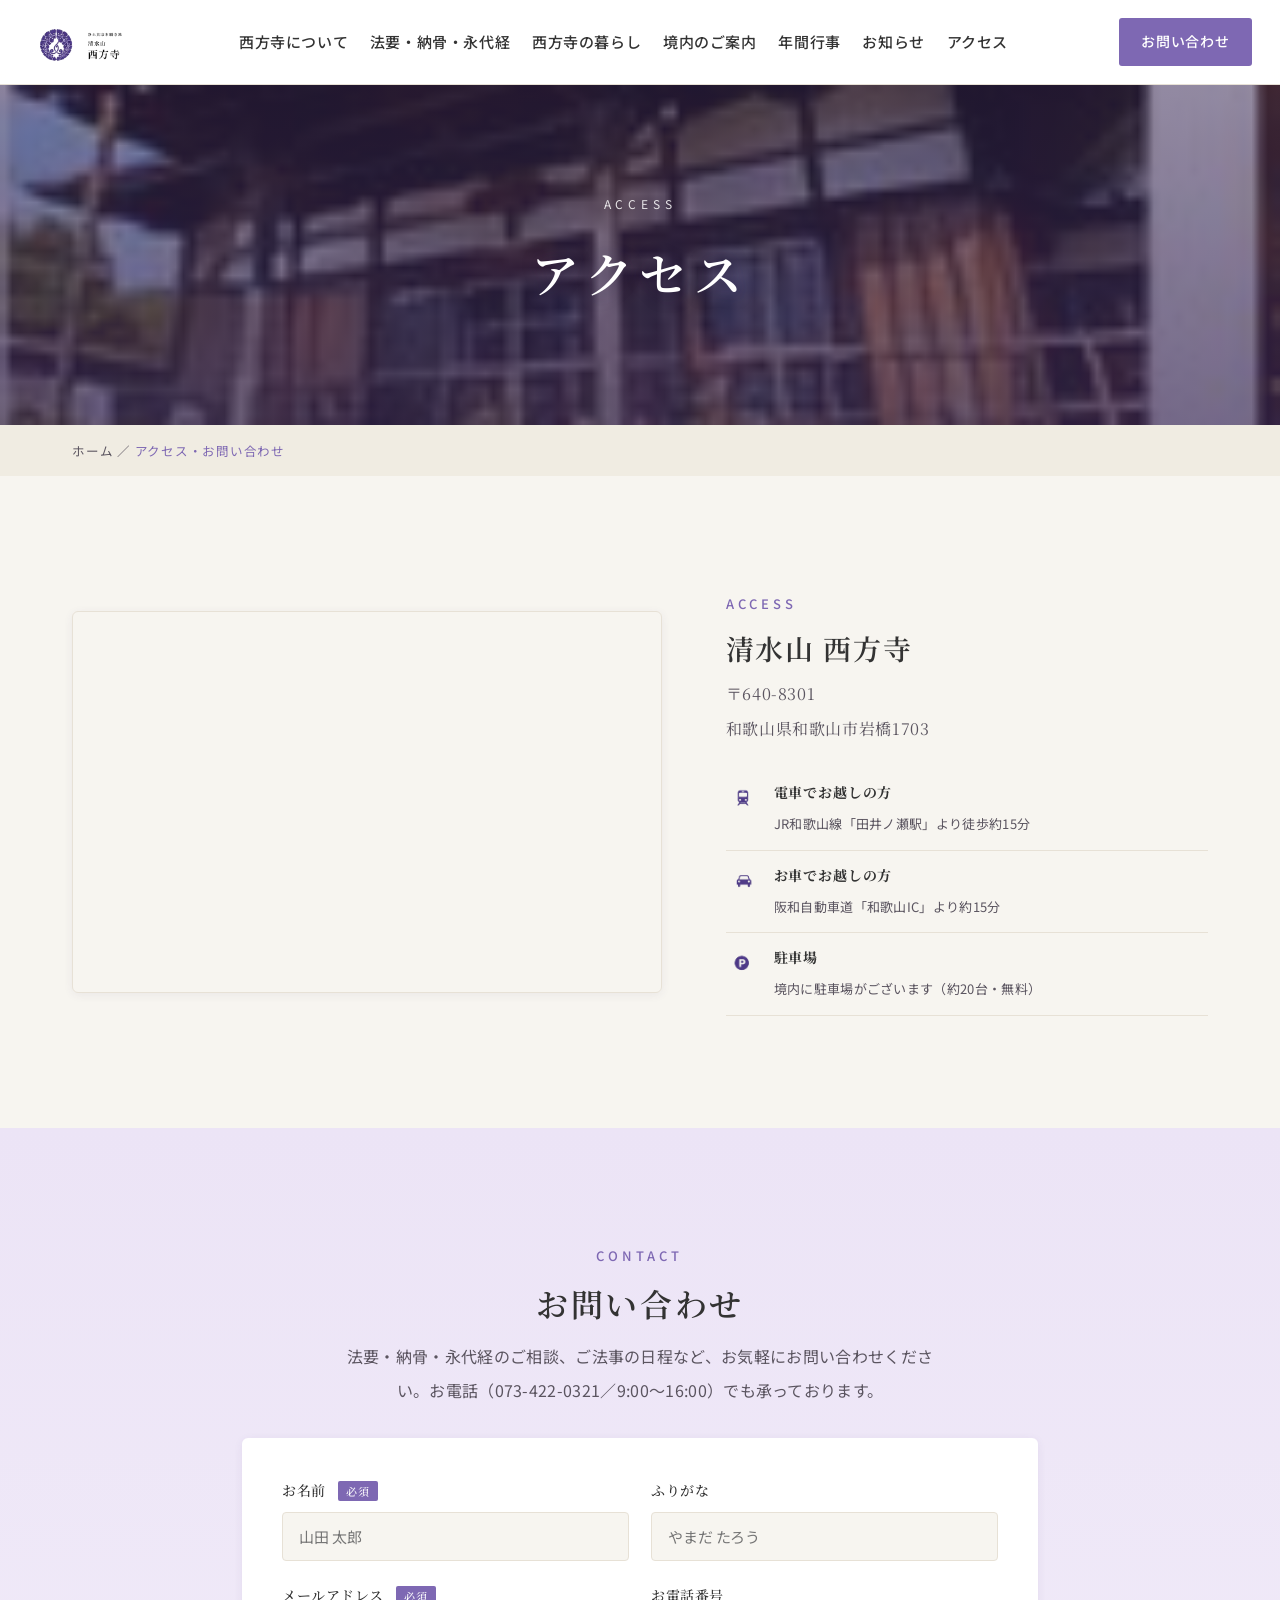
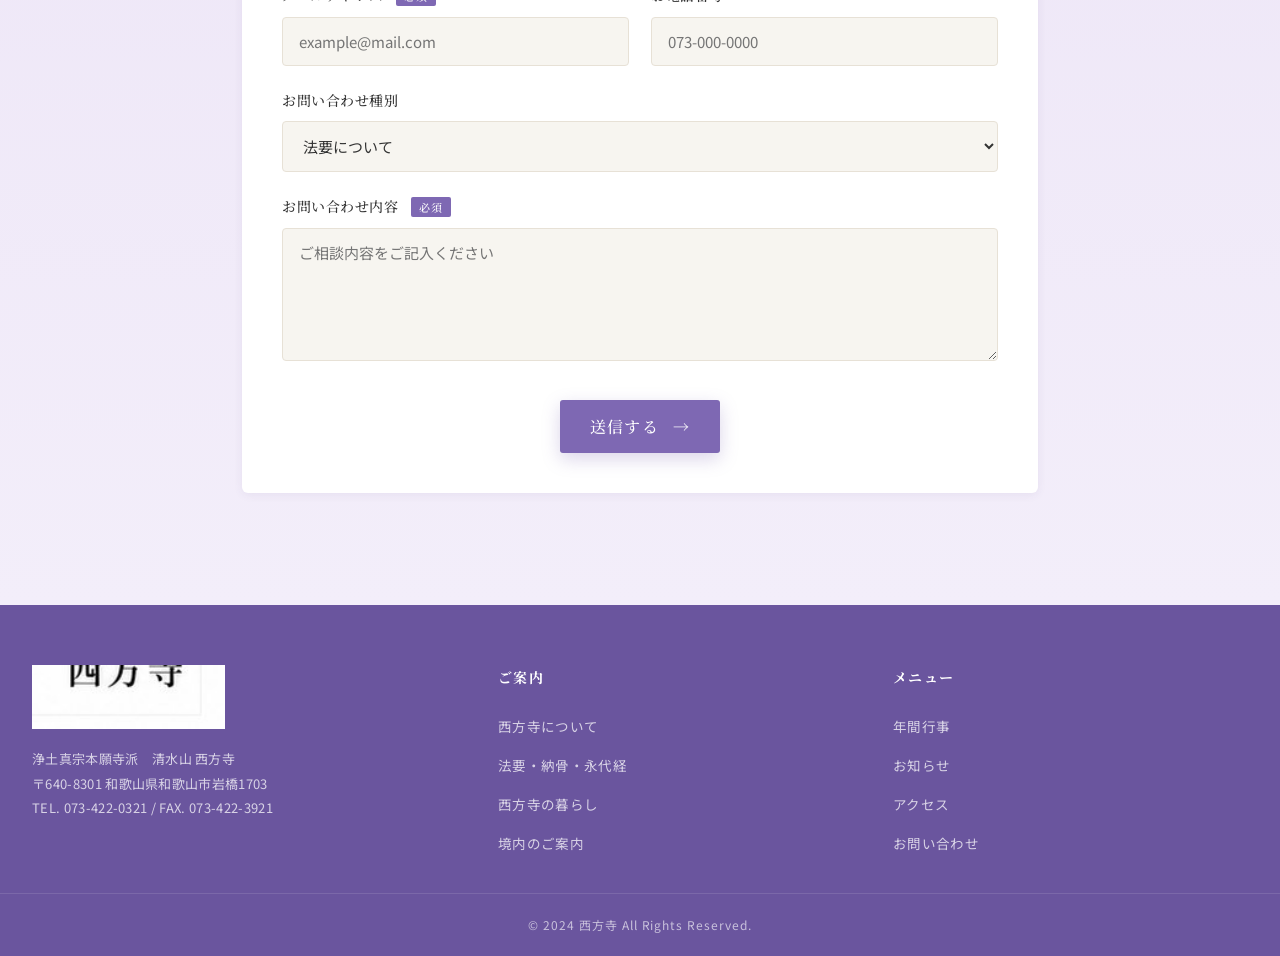
<file: project/access.html>
<!DOCTYPE html>
<html lang="ja">
<head>
<meta charset="UTF-8">
<meta name="viewport" content="width=device-width, initial-scale=1.0">
<title>アクセス・お問い合わせ ｜ 清水山 西方寺</title>
<meta name="description" content="清水山 西方寺へのアクセス。和歌山県和歌山市岩橋1703。電車・お車での行き方、駐車場のご案内、お問い合わせフォーム。">
<link rel="stylesheet" href="style.css">
</head>
<body>

<header class="site-header">
  <div class="header-in">
    <a class="brand" href="index.html"><img src="assets/01_logo.png" alt="清水山 西方寺"></a>
    <nav class="nav">
      <a href="about.html">西方寺について</a>
      <a href="hoyo.html">法要・納骨・永代経</a>
      <a href="index.html#life">西方寺の暮らし</a>
      <a href="index.html#precinct">境内のご案内</a>
      <a href="index.html#gyoji">年間行事</a>
      <a href="index.html#news">お知らせ</a>
      <a href="access.html">アクセス</a>
    </nav>
    <a class="header-cta" href="access.html#contact">お問い合わせ</a>
    <button class="burger" aria-label="メニュー"><span></span><span></span><span></span></button>
  </div>
</header>
<div class="drawer">
  <button class="drawer-close" aria-label="閉じる">×</button>
  <a href="about.html">西方寺について</a>
  <a href="hoyo.html">法要・納骨・永代経</a>
  <a href="index.html#life">西方寺の暮らし</a>
  <a href="index.html#precinct">境内のご案内</a>
  <a href="index.html#gyoji">年間行事</a>
  <a href="index.html#news">お知らせ</a>
  <a href="access.html">アクセス</a>
  <a href="access.html#contact">お問い合わせ</a>
</div>

<section class="page-hero" data-screen-label="アクセス">
  <img class="bg" src="assets/21_photo_temple_gaikan.png" alt="西方寺 外観">
  <div class="ph-in">
    <span class="en">ACCESS</span>
    <h1>アクセス</h1>
  </div>
</section>
<div class="crumb"><div class="wrap"><a href="index.html">ホーム</a> ／ <span>アクセス・お問い合わせ</span></div></div>

<!-- access -->
<section class="sec greet" data-screen-label="所在地">
  <div class="wrap">
    <div class="greet-grid" style="grid-template-columns:1.1fr 0.9fr;">
      <div class="acc-map reveal" style="margin:0;">
        <iframe src="https://maps.google.com/maps?q=%E5%92%8C%E6%AD%8C%E5%B1%B1%E7%9C%8C%E5%92%8C%E6%AD%8C%E5%B1%B1%E5%B8%82%E5%B2%A9%E6%A9%8B1703&output=embed" style="height:380px;" loading="lazy" title="西方寺 地図"></iframe>
      </div>
      <div class="greet-copy reveal d1">
        <span class="eyebrow">ACCESS</span>
        <h2 class="sec-title" style="font-size:28px;">清水山 西方寺</h2>
        <p class="acc-addr">〒640-8301<br>和歌山県和歌山市岩橋1703</p>
        <div class="acc-row">
          <img src="assets/57_icon_train.png" alt="">
          <div><b>電車でお越しの方</b><span>JR和歌山線「田井ノ瀬駅」より徒歩約15分</span></div>
        </div>
        <div class="acc-row">
          <img src="assets/56_icon_car.png" alt="">
          <div><b>お車でお越しの方</b><span>阪和自動車道「和歌山IC」より約15分</span></div>
        </div>
        <div class="acc-row">
          <img src="assets/58_icon_parking.png" alt="">
          <div><b>駐車場</b><span>境内に駐車場がございます（約20台・無料）</span></div>
        </div>
      </div>
    </div>
  </div>
</section>

<!-- contact form -->
<section class="sec services" id="contact" data-screen-label="お問い合わせフォーム">
  <div class="wrap prose">
    <div class="reveal" style="text-align:center;">
      <span class="eyebrow">CONTACT</span>
      <h2 class="sec-title" style="margin-bottom:14px;">お問い合わせ</h2>
      <p style="color:var(--ink-soft);max-width:38em;margin:0 auto 14px;">法要・納骨・永代経のご相談、ご法事の日程など、お気軽にお問い合わせください。お電話（073-422-0321／9:00〜16:00）でも承っております。</p>
    </div>
    <form class="reveal d1" style="background:#fff;border-radius:6px;box-shadow:var(--shadow-sm);padding:40px;margin-top:30px;" onsubmit="event.preventDefault();this.querySelector('.thanks').style.display='block';">
      <div style="display:grid;grid-template-columns:1fr 1fr;gap:22px;">
        <label class="fld"><span>お名前 <em>必須</em></span><input type="text" required placeholder="山田 太郎"></label>
        <label class="fld"><span>ふりがな</span><input type="text" placeholder="やまだ たろう"></label>
        <label class="fld"><span>メールアドレス <em>必須</em></span><input type="email" required placeholder="example@mail.com"></label>
        <label class="fld"><span>お電話番号</span><input type="tel" placeholder="073-000-0000"></label>
      </div>
      <label class="fld" style="margin-top:22px;display:block;"><span>お問い合わせ種別</span>
        <select>
          <option>法要について</option>
          <option>納骨・合同墓について</option>
          <option>永代経について</option>
          <option>その他</option>
        </select>
      </label>
      <label class="fld" style="margin-top:22px;display:block;"><span>お問い合わせ内容 <em>必須</em></span><textarea rows="5" required placeholder="ご相談内容をご記入ください"></textarea></label>
      <div style="text-align:center;margin-top:30px;">
        <button type="submit" class="btn btn-primary" style="border:0;">送信する <span class="arw">→</span></button>
      </div>
      <p class="thanks" style="display:none;text-align:center;color:var(--purple);margin-top:20px;font-family:var(--serif);">お問い合わせありがとうございます。追ってご連絡いたします。</p>
    </form>
  </div>
</section>

<footer class="site-footer">
  <div class="foot-in">
    <div class="foot-brand">
      <img src="assets/64_footer_logo.png" alt="清水山 西方寺">
      <p>浄土真宗本願寺派　清水山 西方寺<br>〒640-8301 和歌山県和歌山市岩橋1703<br>TEL. 073-422-0321 / FAX. 073-422-3921</p>
    </div>
    <div class="foot-col">
      <h5>ご案内</h5>
      <a href="about.html">西方寺について</a>
      <a href="hoyo.html">法要・納骨・永代経</a>
      <a href="index.html#life">西方寺の暮らし</a>
      <a href="index.html#precinct">境内のご案内</a>
    </div>
    <div class="foot-col">
      <h5>メニュー</h5>
      <a href="index.html#gyoji">年間行事</a>
      <a href="index.html#news">お知らせ</a>
      <a href="access.html">アクセス</a>
      <a href="access.html#contact">お問い合わせ</a>
    </div>
  </div>
  <div class="foot-bottom">© 2024 西方寺 All Rights Reserved.</div>
</footer>

<script src="site.js"></script>
</body>
</html>
</file>
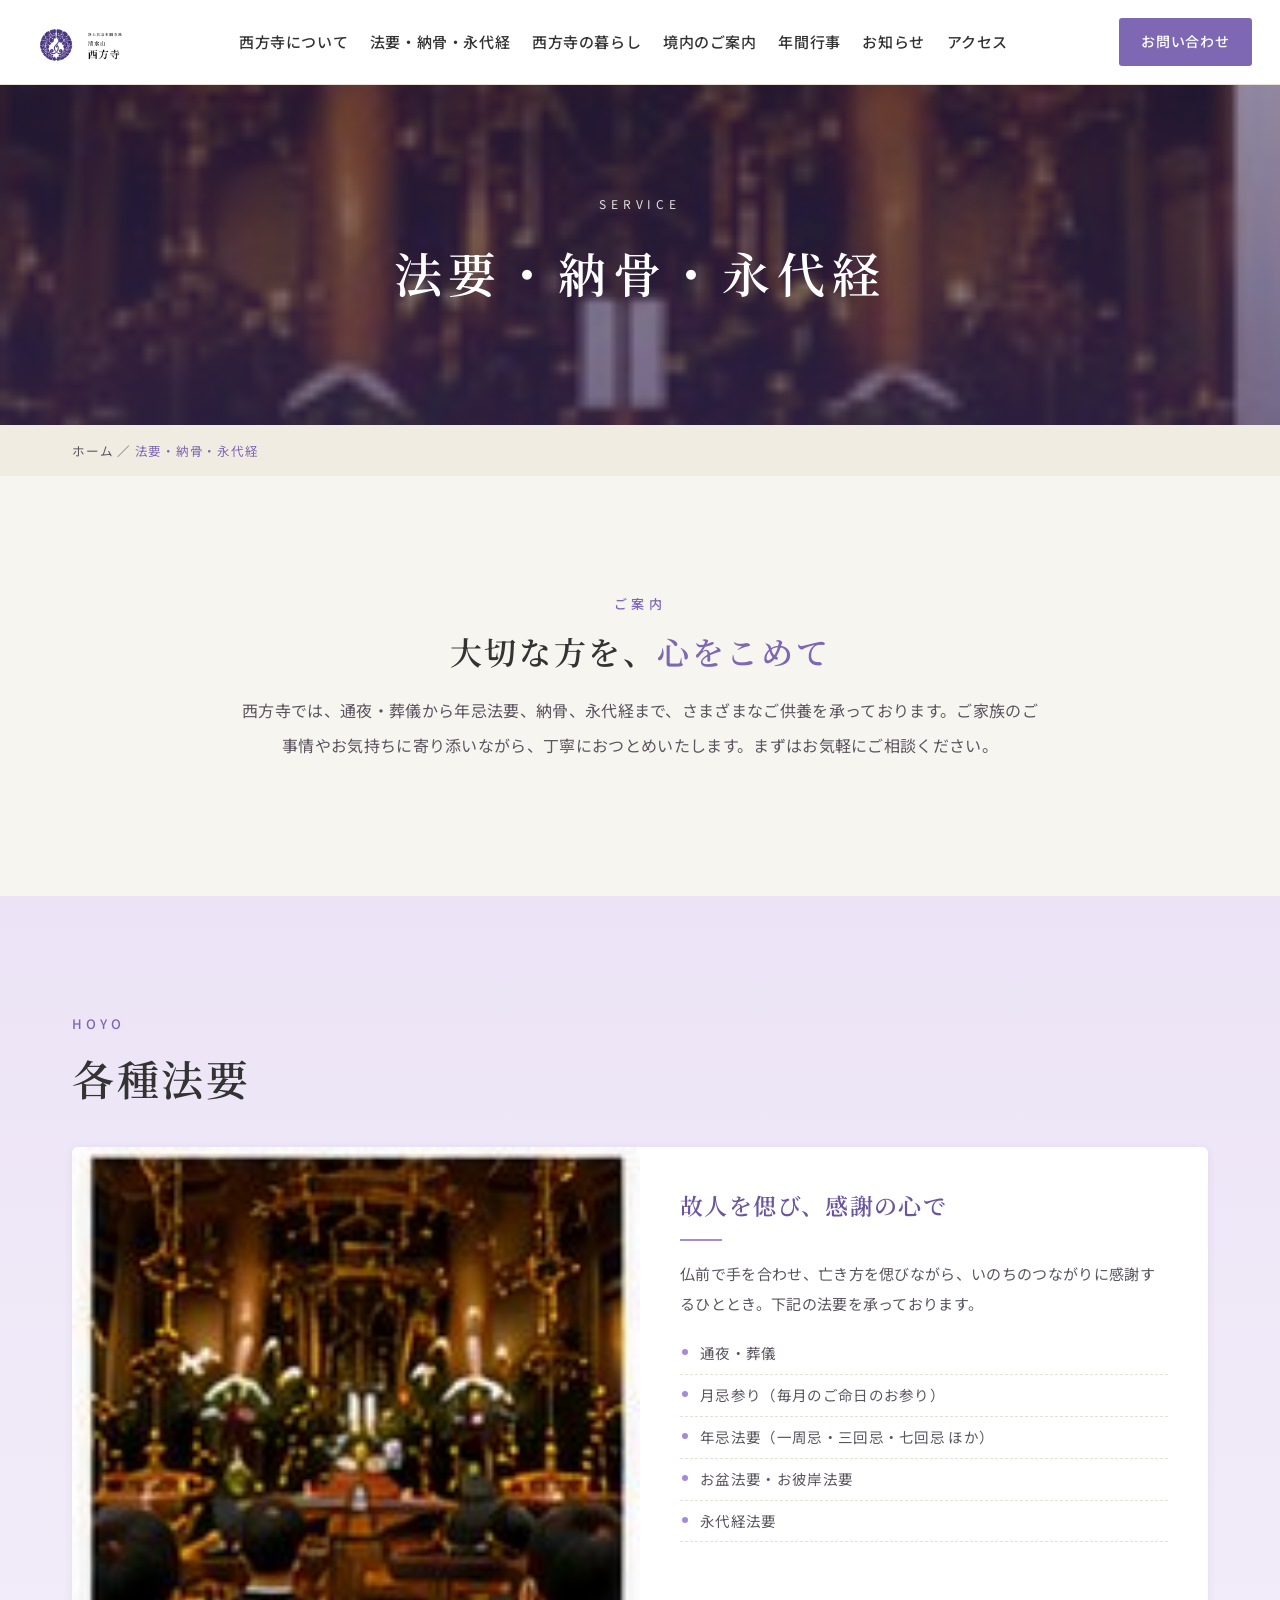
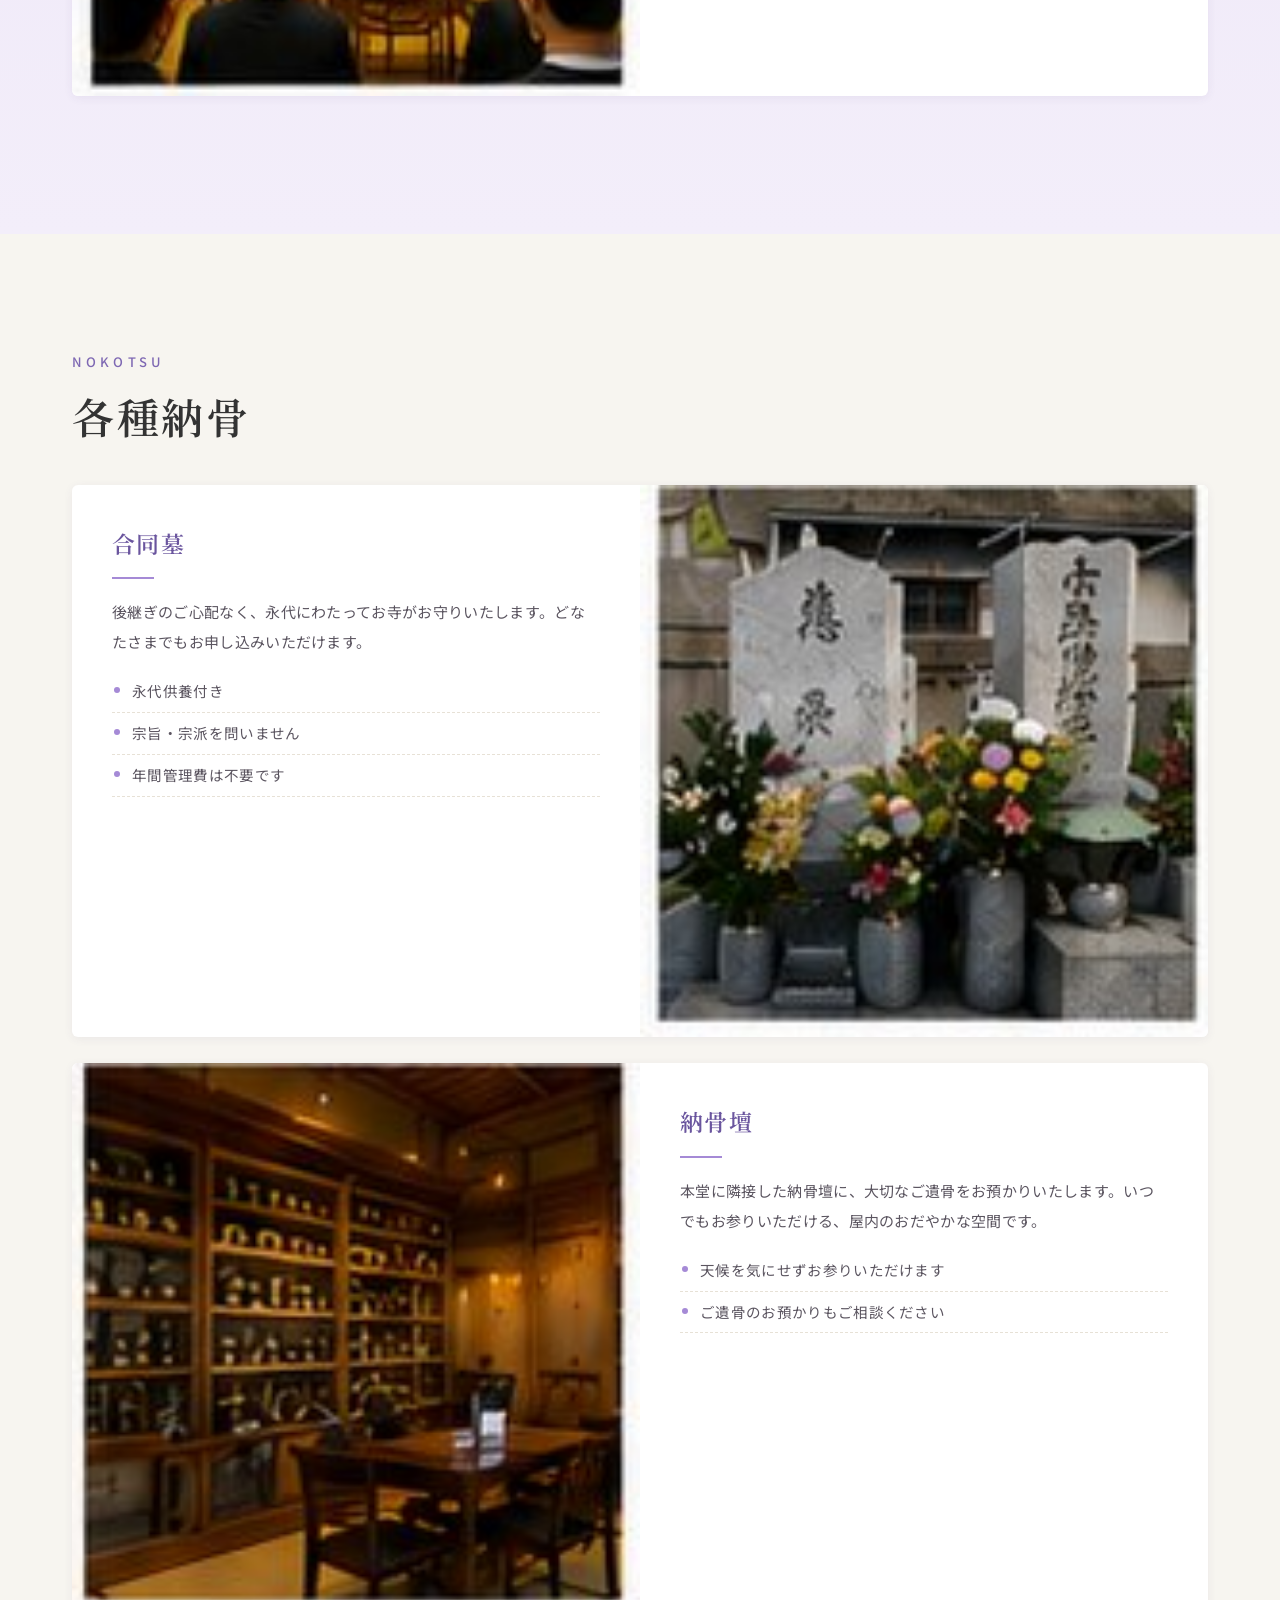
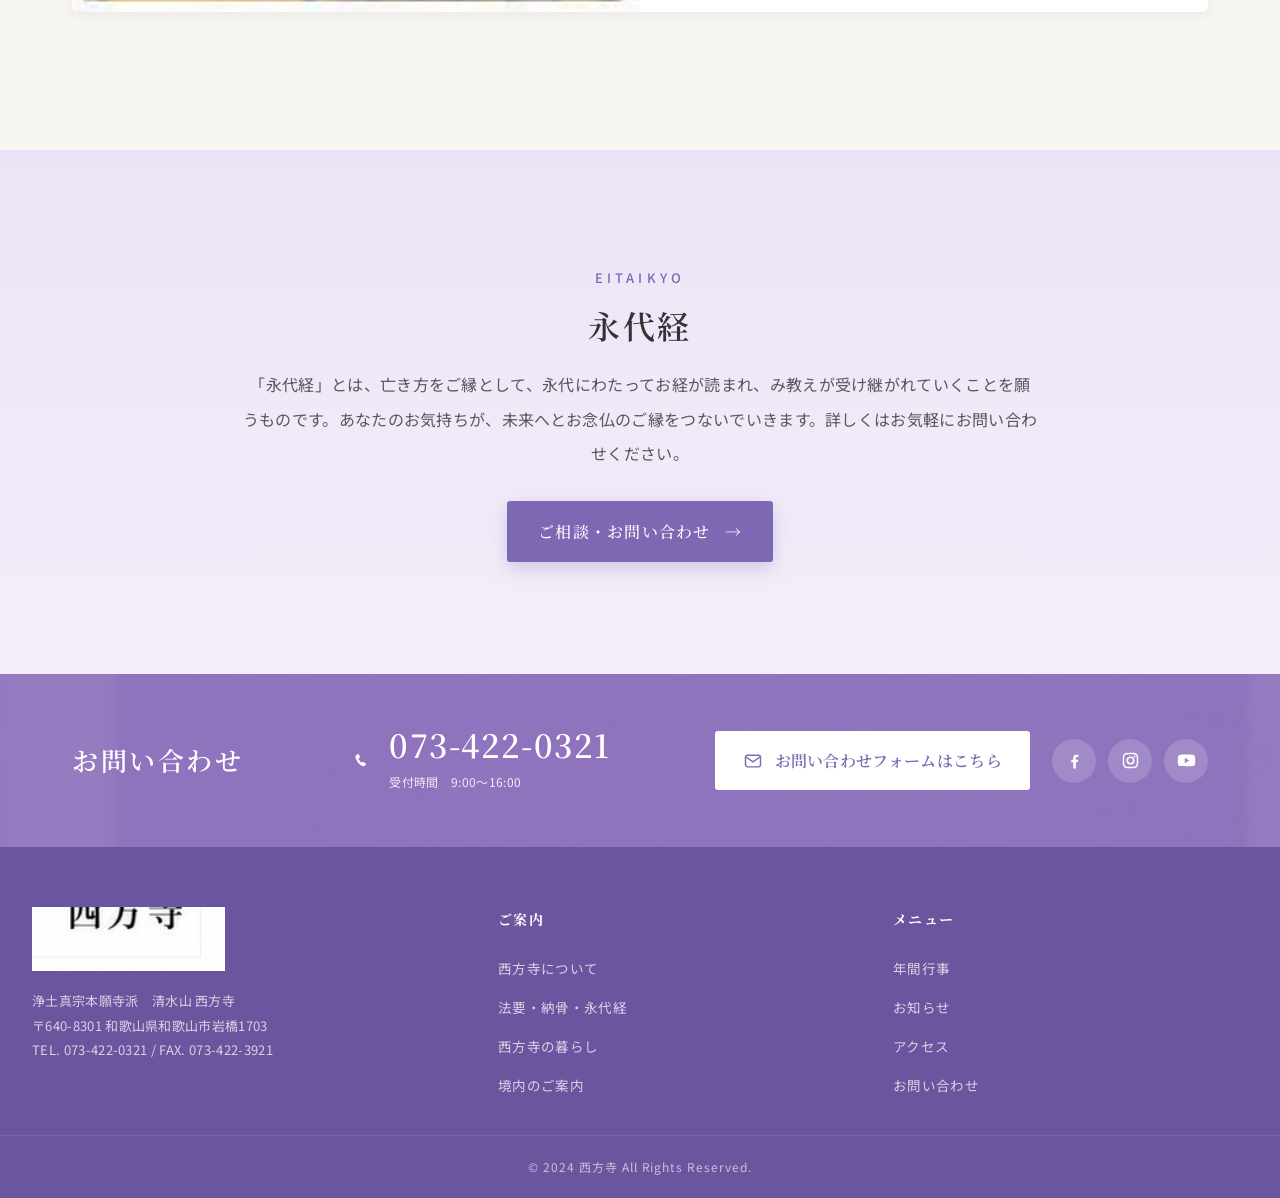
<file: project/hoyo.html>
<!DOCTYPE html>
<html lang="ja">
<head>
<meta charset="UTF-8">
<meta name="viewport" content="width=device-width, initial-scale=1.0">
<title>法要・納骨・永代経 ｜ 清水山 西方寺</title>
<meta name="description" content="西方寺の法要・納骨・永代経のご案内。通夜葬儀・年忌法要・お盆・お彼岸・永代経法要、合同墓・納骨壇など各種承ります。">
<link rel="stylesheet" href="style.css">
</head>
<body>

<header class="site-header">
  <div class="header-in">
    <a class="brand" href="index.html"><img src="assets/01_logo.png" alt="清水山 西方寺"></a>
    <nav class="nav">
      <a href="about.html">西方寺について</a>
      <a href="hoyo.html">法要・納骨・永代経</a>
      <a href="index.html#life">西方寺の暮らし</a>
      <a href="index.html#precinct">境内のご案内</a>
      <a href="index.html#gyoji">年間行事</a>
      <a href="index.html#news">お知らせ</a>
      <a href="access.html">アクセス</a>
    </nav>
    <a class="header-cta" href="access.html#contact">お問い合わせ</a>
    <button class="burger" aria-label="メニュー"><span></span><span></span><span></span></button>
  </div>
</header>
<div class="drawer">
  <button class="drawer-close" aria-label="閉じる">×</button>
  <a href="about.html">西方寺について</a>
  <a href="hoyo.html">法要・納骨・永代経</a>
  <a href="index.html#life">西方寺の暮らし</a>
  <a href="index.html#precinct">境内のご案内</a>
  <a href="index.html#gyoji">年間行事</a>
  <a href="index.html#news">お知らせ</a>
  <a href="access.html">アクセス</a>
  <a href="access.html#contact">お問い合わせ</a>
</div>

<section class="page-hero" data-screen-label="法要・納骨・永代経">
  <img class="bg" src="assets/22_photo_temple_naijin.png" alt="内陣">
  <div class="ph-in">
    <span class="en">SERVICE</span>
    <h1>法要・納骨・永代経</h1>
  </div>
</section>
<div class="crumb"><div class="wrap"><a href="index.html">ホーム</a> ／ <span>法要・納骨・永代経</span></div></div>

<!-- intro -->
<section class="sec greet" data-screen-label="ご案内">
  <div class="wrap prose" style="text-align:center;">
    <span class="eyebrow reveal">ご案内</span>
    <h2 class="sec-title reveal" style="margin-bottom:20px;">大切な方を、<span class="accent">心をこめて</span></h2>
    <p class="reveal d1" style="font-size:16px;color:var(--ink-soft);">西方寺では、通夜・葬儀から年忌法要、納骨、永代経まで、さまざまなご供養を承っております。ご家族のご事情やお気持ちに寄り添いながら、丁寧におつとめいたします。まずはお気軽にご相談ください。</p>
  </div>
</section>

<!-- 法要 -->
<section class="sec services" id="hoyo" data-screen-label="各種法要">
  <div class="wrap">
    <span class="eyebrow reveal">HOYO</span>
    <h2 class="sec-title reveal">各種法要</h2>
    <div class="svc-grid" style="grid-template-columns:1fr;margin-top:40px;">
      <div class="detail-card reveal d1">
        <div class="pic"><img src="assets/34_photo_memorial_service.png" alt="法要のようす"></div>
        <div class="body">
          <h3>故人を偲び、感謝の心で</h3>
          <div class="rule"></div>
          <p>仏前で手を合わせ、亡き方を偲びながら、いのちのつながりに感謝するひととき。下記の法要を承っております。</p>
          <ul>
            <li>通夜・葬儀</li>
            <li>月忌参り（毎月のご命日のお参り）</li>
            <li>年忌法要（一周忌・三回忌・七回忌 ほか）</li>
            <li>お盆法要・お彼岸法要</li>
            <li>永代経法要</li>
          </ul>
        </div>
      </div>
    </div>
  </div>
</section>

<!-- 納骨 -->
<section class="sec life" id="nokotsu" data-screen-label="各種納骨">
  <div class="wrap">
    <span class="eyebrow reveal">NOKOTSU</span>
    <h2 class="sec-title reveal">各種納骨</h2>
    <div style="margin-top:40px;">
      <div class="detail-card reveal d1" style="direction:rtl;">
        <div class="pic" style="direction:ltr;"><img src="assets/25_photo_godobo.png" alt="合同墓"></div>
        <div class="body" style="direction:ltr;">
          <h3>合同墓</h3>
          <div class="rule"></div>
          <p>後継ぎのご心配なく、永代にわたってお寺がお守りいたします。どなたさまでもお申し込みいただけます。</p>
          <ul>
            <li>永代供養付き</li>
            <li>宗旨・宗派を問いません</li>
            <li>年間管理費は不要です</li>
          </ul>
        </div>
      </div>
      <div class="detail-card reveal d1">
        <div class="pic"><img src="assets/26_photo_nokotsudo.png" alt="納骨壇"></div>
        <div class="body">
          <h3>納骨壇</h3>
          <div class="rule"></div>
          <p>本堂に隣接した納骨壇に、大切なご遺骨をお預かりいたします。いつでもお参りいただける、屋内のおだやかな空間です。</p>
          <ul>
            <li>天候を気にせずお参りいただけます</li>
            <li>ご遺骨のお預かりもご相談ください</li>
          </ul>
        </div>
      </div>
    </div>
  </div>
</section>

<!-- 永代経 -->
<section class="sec services" id="eitaikyo" data-screen-label="永代経">
  <div class="wrap prose" style="text-align:center;">
    <span class="eyebrow reveal">EITAIKYO</span>
    <h2 class="sec-title reveal" style="margin-bottom:20px;">永代経</h2>
    <p class="reveal d1" style="font-size:16px;color:var(--ink-soft);">「永代経」とは、亡き方をご縁として、永代にわたってお経が読まれ、み教えが受け継がれていくことを願うものです。あなたのお気持ちが、未来へとお念仏のご縁をつないでいきます。詳しくはお気軽にお問い合わせください。</p>
    <div class="reveal d2" style="margin-top:30px;">
      <a class="btn btn-primary" href="access.html#contact">ご相談・お問い合わせ <span class="arw">→</span></a>
    </div>
  </div>
</section>

<!-- contact band -->
<section class="contact" id="contact" data-screen-label="お問い合わせ">
  <div class="wrap">
    <div class="contact-in">
      <h3>お問い合わせ</h3>
      <div class="tel">
        <img src="assets/59_icon_phone.png" alt="電話">
        <div><span class="num">073-422-0321</span><span class="hr">受付時間　9:00〜16:00</span></div>
      </div>
      <div class="contact-actions">
        <a class="formbtn" href="access.html#contact"><svg viewBox="0 0 24 24" fill="none" stroke="currentColor" stroke-width="1.7" stroke-linecap="round" stroke-linejoin="round" aria-hidden="true"><rect x="3" y="5" width="18" height="14" rx="2.5"></rect><path d="m4 7.5 8 5.5 8-5.5"></path></svg>お問い合わせフォームはこちら</a>
        <div class="social">
          <a href="#" aria-label="Facebook"><svg viewBox="0 0 24 24" fill="currentColor" aria-hidden="true"><path d="M13.5 21v-7h2.3l.4-2.8h-2.7V9.4c0-.8.2-1.4 1.4-1.4h1.5V5.5c-.3 0-1.2-.1-2.2-.1-2.1 0-3.6 1.3-3.6 3.7v2.1H8.3V14h2.3v7h2.9z"></path></svg></a>
          <a href="#" aria-label="Instagram"><svg viewBox="0 0 24 24" fill="none" stroke="currentColor" stroke-width="1.8" aria-hidden="true"><rect x="4" y="4" width="16" height="16" rx="4.6"></rect><circle cx="12" cy="12" r="3.7"></circle><circle cx="16.7" cy="7.3" r="1.05" fill="currentColor" stroke="none"></circle></svg></a>
          <a href="#" aria-label="YouTube"><svg viewBox="0 0 24 24" fill="currentColor" aria-hidden="true"><path d="M21.6 7.4c-.2-.9-.9-1.6-1.8-1.8C18.2 5.2 12 5.2 12 5.2s-6.2 0-7.8.4c-.9.2-1.6.9-1.8 1.8C2 9 2 12 2 12s0 3 .4 4.6c.2.9.9 1.6 1.8 1.8 1.6.4 7.8.4 7.8.4s6.2 0 7.8-.4c.9-.2 1.6-.9 1.8-1.8.4-1.6.4-4.6.4-4.6s0-3-.4-4.6zM10 15.2V8.8l5.3 3.2-5.3 3.2z"></path></svg></a>
        </div>
      </div>
    </div>
  </div>
</section>

<footer class="site-footer">
  <div class="foot-in">
    <div class="foot-brand">
      <img src="assets/64_footer_logo.png" alt="清水山 西方寺">
      <p>浄土真宗本願寺派　清水山 西方寺<br>〒640-8301 和歌山県和歌山市岩橋1703<br>TEL. 073-422-0321 / FAX. 073-422-3921</p>
    </div>
    <div class="foot-col">
      <h5>ご案内</h5>
      <a href="about.html">西方寺について</a>
      <a href="hoyo.html">法要・納骨・永代経</a>
      <a href="index.html#life">西方寺の暮らし</a>
      <a href="index.html#precinct">境内のご案内</a>
    </div>
    <div class="foot-col">
      <h5>メニュー</h5>
      <a href="index.html#gyoji">年間行事</a>
      <a href="index.html#news">お知らせ</a>
      <a href="access.html">アクセス</a>
      <a href="access.html#contact">お問い合わせ</a>
    </div>
  </div>
  <div class="foot-bottom">© 2024 西方寺 All Rights Reserved.</div>
</footer>

<script src="site.js"></script>
</body>
</html>
</file>
<file: style.css>
/* ============================================================
   西方寺 — 共通スタイル
   ============================================================ */
@import url('https://fonts.googleapis.com/css2?family=Noto+Serif+JP:wght@400;500;600;700&family=Noto+Sans+JP:wght@300;400;500;700&display=swap');

:root{
  /* palette */
  --purple:#7E68B3;
  --purple-deep:#6a559e;
  --purple-mid:#A58AD6;
  --lav:#DCCFEF;
  --lav-soft:#ece4f6;
  --cream:#F7F5F0;
  --cream-deep:#f0ece2;
  --ink:#333333;
  --ink-soft:#5b5560;
  --brown:#8B735B;
  --line:#e7e1d6;
  --white:#ffffff;

  /* type */
  --serif:"Noto Serif JP",serif;
  --sans:"Noto Sans JP",sans-serif;

  /* spacing scale (adjustable via Tweaks) */
  --sx:1;
  --sec-pad:calc(112px * var(--sx));
  --gap:calc(28px * var(--sx));
  --wrap:1200px;

  --radius:6px;
  --shadow-sm:0 2px 10px rgba(70,55,110,.07);
  --shadow-md:0 10px 34px rgba(70,55,110,.12);
  --ease:cubic-bezier(.22,.61,.36,1);
}

*{box-sizing:border-box;}
html{scroll-behavior:smooth;}
body{
  margin:0;
  font-family:var(--sans);
  color:var(--ink);
  background:var(--cream);
  line-height:1.85;
  font-weight:400;
  -webkit-font-smoothing:antialiased;
  letter-spacing:.02em;
}
img{display:block;max-width:100%;}
a{color:inherit;text-decoration:none;}
button{font-family:inherit;cursor:pointer;}

.wrap{max-width:var(--wrap);margin:0 auto;padding:0 32px;}
.sec{padding:var(--sec-pad) 0;position:relative;overflow:hidden;}

/* ---------- typography helpers ---------- */
.serif{font-family:var(--serif);}
.jp-vert{writing-mode:vertical-rl;}

.eyebrow{
  font-family:var(--sans);
  font-size:13px;letter-spacing:.32em;
  color:var(--purple);font-weight:500;
  display:inline-block;margin-bottom:14px;
}
.sec-title{
  font-family:var(--serif);
  font-weight:600;
  font-size:clamp(28px,3.4vw,42px);
  line-height:1.35;
  letter-spacing:.06em;
  color:var(--ink);
  margin:0 0 8px;
}
.sec-title .accent{color:var(--purple);}

/* centered section heading with sprigs */
.head-c{text-align:center;margin-bottom:calc(56px * var(--sx));}
.head-c .sprig-title{
  display:inline-flex;align-items:center;gap:20px;
  font-family:var(--serif);font-weight:600;
  font-size:clamp(26px,3vw,38px);letter-spacing:.12em;color:var(--ink);
}
.head-c .sprig-title::before,
.head-c .sprig-title::after{
  content:"";width:46px;height:14px;
  background:no-repeat center/contain;
  opacity:.6;
  background-image:url("assets/18_deco_kumo.png");
  filter:saturate(.6);
}

/* ---------- buttons ---------- */
.btn{
  display:inline-flex;align-items:center;gap:14px;
  font-family:var(--serif);font-weight:500;letter-spacing:.08em;
  font-size:16px;
  padding:15px 30px;border-radius:3px;
  transition:all .4s var(--ease);
  border:1px solid transparent;white-space:nowrap;
}
.btn .arw{transition:transform .4s var(--ease);}
.btn:hover .arw{transform:translateX(6px);}
.btn-primary{background:var(--purple);color:#fff;box-shadow:0 6px 18px rgba(126,104,179,.28);}
.btn-primary:hover{background:var(--purple-deep);box-shadow:0 10px 26px rgba(126,104,179,.4);}
.btn-ghost{background:rgba(255,255,255,.08);color:#fff;border-color:rgba(255,255,255,.7);}
.btn-ghost:hover{background:#fff;color:var(--purple);}
.btn-outline{background:transparent;color:var(--purple);border-color:var(--purple);}
.btn-outline:hover{background:var(--purple);color:#fff;}
.btn-sm{padding:11px 22px;font-size:14px;}

/* ============================================================
   HEADER
   ============================================================ */
.site-header{
  position:sticky;top:0;z-index:60;
  background:rgba(255,255,255,.94);
  backdrop-filter:blur(8px);
  border-bottom:1px solid var(--line);
  transition:box-shadow .4s var(--ease);
}
.site-header.scrolled{box-shadow:0 4px 20px rgba(70,55,110,.08);}
.header-in{
  max-width:1380px;margin:0 auto;padding:0 28px;
  height:84px;display:flex;align-items:center;justify-content:space-between;gap:20px;
}
.brand img{height:50px;width:auto;}
.nav{display:flex;align-items:center;gap:clamp(14px,1.7vw,30px);}
.nav a{
  font-size:15px;font-weight:500;color:var(--ink);
  position:relative;padding:6px 0;letter-spacing:.04em;
  transition:color .3s;
}
.nav a::after{
  content:"";position:absolute;left:0;bottom:-2px;width:0;height:2px;
  background:var(--purple);transition:width .35s var(--ease);
}
.nav a:hover{color:var(--purple);}
.nav a:hover::after{width:100%;}
.header-cta{
  background:var(--purple);color:#fff;font-weight:500;font-size:14px;
  padding:11px 22px;border-radius:3px;transition:background .3s;letter-spacing:.06em;
}
.header-cta:hover{background:var(--purple-deep);}
.burger{display:none;flex-direction:column;gap:5px;background:none;border:0;padding:8px;}
.burger span{width:26px;height:2px;background:var(--ink);transition:.3s;}

/* mobile drawer */
.drawer{
  position:fixed;inset:0;z-index:200;
  background:rgba(255,255,255,.98);
  backdrop-filter:blur(6px);
  transform:translateX(100%);transition:transform .45s var(--ease);
  display:flex;flex-direction:column;padding:90px 32px 40px;overflow:auto;
}
.drawer.open{transform:translateX(0);}
.drawer a{font-family:var(--serif);font-size:21px;padding:16px 0;border-bottom:1px solid var(--line);letter-spacing:.06em;}
.drawer-close{position:absolute;top:26px;right:26px;font-size:30px;background:none;border:0;color:var(--ink);line-height:1;}

/* ============================================================
   HERO
   ============================================================ */
.hero{position:relative;min-height:620px;height:78vh;max-height:760px;display:flex;align-items:center;color:#fff;overflow:hidden;}
.hero-bg{position:absolute;inset:0;z-index:0;}
.hero-bg img{width:100%;height:100%;object-fit:cover;}
.hero-bg::after{
  content:"";position:absolute;inset:0;
  background:linear-gradient(100deg,rgba(58,42,86,.74) 0%,rgba(58,42,86,.42) 42%,rgba(58,42,86,.12) 72%,rgba(58,42,86,0) 100%);
}
.hero-in{position:relative;z-index:2;max-width:1380px;margin:0 auto;padding:0 52px;width:100%;}
.hero h1{
  font-family:var(--serif);font-weight:600;
  font-size:clamp(34px,5.4vw,64px);line-height:1.32;letter-spacing:.08em;
  margin:0 0 26px;text-shadow:0 2px 24px rgba(40,28,64,.4);
}
.hero .lead-name{font-size:clamp(15px,1.5vw,19px);letter-spacing:.14em;font-family:var(--serif);margin-bottom:14px;opacity:.96;}
.hero p.lead{font-size:clamp(15px,1.6vw,18px);line-height:2;max-width:30em;margin:0 0 36px;font-weight:300;text-shadow:0 1px 14px rgba(40,28,64,.45);}
.hero-btns{display:flex;gap:16px;flex-wrap:wrap;}

/* ---------- hanging wisteria (CSS, swaying) ---------- */
.wisteria{position:absolute;top:-10px;z-index:3;pointer-events:none;display:flex;gap:14px;transform-origin:top center;}
.wisteria .strand{
  width:16px;display:flex;flex-direction:column;align-items:center;gap:5px;
  transform-origin:top center;animation:sway 6s ease-in-out infinite;
}
.wisteria .strand i{
  display:block;border-radius:50% 50% 52% 52%;
  background:radial-gradient(circle at 35% 30%, #c9b3ec, #9f82d3 60%, #7E68B3);
  box-shadow:0 1px 3px rgba(90,70,140,.35);
  opacity:.92;
}
@keyframes sway{0%,100%{transform:rotate(-3.5deg);}50%{transform:rotate(3.5deg);}}
.wisteria .strand:nth-child(2n){animation-duration:7.4s;animation-delay:-1.2s;}
.wisteria .strand:nth-child(3n){animation-duration:8.2s;animation-delay:-2.4s;}

/* ============================================================
   GREETING (ごあいさつ)
   ============================================================ */
.greet{background:var(--cream);}
.greet-grid{display:grid;grid-template-columns:0.85fr 1.15fr;gap:calc(64px * var(--sx));align-items:center;}
.greet-copy p{font-size:16px;color:var(--ink-soft);margin:0 0 22px;line-height:2.2;}
.greet-copy .rule{width:54px;height:2px;background:var(--purple);margin:18px 0 30px;}
.greet-photos{display:grid;grid-template-columns:repeat(3,1fr);gap:18px;}
.greet-photos figure{margin:0;}
.greet-photos img{width:100%;aspect-ratio:3/4;object-fit:cover;border-radius:4px;box-shadow:var(--shadow-sm);}
.greet-photos figcaption{text-align:center;font-family:var(--serif);font-size:15px;margin-top:12px;color:var(--ink);letter-spacing:.08em;}

/* ============================================================
   SERVICES (法要・納骨)
   ============================================================ */
.services{background:linear-gradient(180deg,var(--lav-soft),#f3eefa);}
.svc-grid{display:grid;grid-template-columns:1fr 1fr;gap:30px;margin-top:calc(46px * var(--sx));}
.svc-card{
  background:#fff;border-radius:6px;overflow:hidden;display:grid;grid-template-columns:1fr 1fr;
  box-shadow:var(--shadow-sm);transition:transform .5s var(--ease),box-shadow .5s var(--ease);
}
.svc-card:hover{transform:translateY(-6px);box-shadow:var(--shadow-md);}
.svc-card .body{padding:34px 30px;}
.svc-card .body h3{display:flex;align-items:center;gap:12px;font-family:var(--serif);font-size:22px;font-weight:600;margin:0 0 20px;letter-spacing:.06em;}
.svc-card .body h3 img{width:34px;height:34px;}
.svc-card ul{list-style:none;margin:0;padding:0;}
.svc-card li{padding:9px 0 9px 22px;position:relative;font-size:15px;color:var(--ink-soft);border-bottom:1px dashed var(--line);}
.svc-card li:last-child{border-bottom:0;}
.svc-card li::before{content:"";position:absolute;left:2px;top:18px;width:7px;height:7px;border-radius:50%;background:var(--purple-mid);}
.svc-card .pic{position:relative;}
.svc-card .pic img{width:100%;height:100%;object-fit:cover;}

/* ============================================================
   LIFE / 暮らし cards
   ============================================================ */
.life{background:var(--cream);}
.life-grid{display:grid;grid-template-columns:repeat(6,1fr);gap:16px;margin-top:calc(48px * var(--sx));}
.life-card{
  background:#fff;border-radius:6px;overflow:hidden;box-shadow:var(--shadow-sm);
  transition:transform .5s var(--ease),box-shadow .5s var(--ease);display:flex;flex-direction:column;
}
.life-card:hover{transform:translateY(-6px);box-shadow:var(--shadow-md);}
.life-card .ic{padding:26px 12px 22px;text-align:center;background:var(--cream);}
.life-card .ic img{width:auto;height:46px;max-width:74px;margin:0 auto 14px;object-fit:contain;}
.life-card .ic h4{font-family:var(--serif);font-size:18px;font-weight:600;margin:0 0 10px;letter-spacing:.08em;color:var(--purple-deep);}
.life-card .ic p{font-size:12.5px;line-height:1.7;color:var(--ink-soft);margin:0;}
.life-card .ph{aspect-ratio:1/0.82;overflow:hidden;}
.life-card .ph img{width:100%;height:100%;object-fit:cover;transition:transform .9s var(--ease);}
.life-card:hover .ph img{transform:scale(1.07);}

/* ============================================================
   PRECINCTS / 境内のご案内
   ============================================================ */
.precinct{background:linear-gradient(180deg,#f3eefa,var(--lav-soft));}
.pre-grid{display:grid;grid-template-columns:repeat(6,1fr);gap:14px;margin-top:calc(48px * var(--sx));}
.pre-tile{position:relative;border-radius:5px;overflow:hidden;aspect-ratio:1/1.18;box-shadow:var(--shadow-sm);}
.pre-tile img{width:100%;height:100%;object-fit:cover;transition:transform .9s var(--ease);}
.pre-tile:hover img{transform:scale(1.08);}
.pre-tile span{
  position:absolute;left:0;right:0;bottom:0;
  background:linear-gradient(0deg,rgba(106,85,158,.96),rgba(106,85,158,.55) 70%,transparent);
  color:#fff;font-family:var(--serif);font-size:15px;letter-spacing:.1em;
  text-align:center;padding:26px 6px 12px;
}

/* ============================================================
   THREE COLUMN (年間行事 / お知らせ / アクセス)
   ============================================================ */
.tri{background:var(--cream);}
.tri-grid{display:grid;grid-template-columns:1fr 1fr 1fr;gap:40px;align-items:start;}
.duo-grid{display:grid;grid-template-columns:1fr 1fr;gap:54px;align-items:start;}

/* アクセス独立セクション */
.acc-top-grid{display:grid;grid-template-columns:1.4fr 1fr;gap:48px;align-items:start;}
.acc-top-map{border-radius:8px;overflow:hidden;box-shadow:var(--shadow-md);border:1px solid var(--line);}
.acc-top-map iframe{width:100%;height:380px;border:0;display:block;filter:saturate(.85);}
.acc-top-info{}
.col-title{font-family:var(--serif);font-size:24px;font-weight:600;letter-spacing:.08em;margin:0 0 26px;display:flex;align-items:baseline;gap:12px;}
.col-title small{font-family:var(--sans);font-size:12px;letter-spacing:.26em;color:var(--purple);font-weight:500;}

/* 年間行事 */
.gyoji-item{display:grid;grid-template-columns:40px 1fr 96px;gap:14px;align-items:center;padding:14px 0;border-bottom:1px solid var(--line);}
.gyoji-item .season{width:34px;height:34px;border-radius:50%;display:flex;align-items:center;justify-content:center;font-family:var(--serif);font-size:15px;color:#fff;}
.season.haru{background:#d98aa6;}.season.natsu{background:#7bbfa6;}.season.aki{background:#d39a55;}.season.fuyu{background:#7E68B3;}
.gyoji-item .gt{}
.gyoji-item .gt b{display:block;font-family:var(--serif);font-size:16px;font-weight:600;letter-spacing:.04em;}
.gyoji-item .gt span{font-size:12px;color:var(--ink-soft);line-height:1.5;}
.gyoji-item img{width:96px;height:60px;object-fit:cover;border-radius:3px;}

/* お知らせ */
.news-item{display:grid;grid-template-columns:64px 1fr;gap:16px;align-items:start;padding:14px 0;border-bottom:1px solid var(--line);}
.news-item img{width:64px;height:48px;object-fit:cover;border-radius:3px;margin-top:2px;}
.news-item time{display:block;font-size:11.5px;letter-spacing:.12em;color:var(--purple);margin-bottom:3px;}
.news-item p{margin:0 0 5px;font-size:14px;line-height:1.6;color:var(--ink);font-weight:500;}
.news-detail{font-size:12.5px;line-height:1.75;color:var(--ink-soft);display:block;}

/* アクセス */
.acc-addr{font-family:var(--serif);font-size:16px;line-height:1.9;margin:0 0 18px;letter-spacing:.04em;}
.acc-map{border-radius:6px;overflow:hidden;box-shadow:var(--shadow-sm);margin-bottom:22px;border:1px solid var(--line);}
.acc-map iframe{width:100%;height:200px;border:0;display:block;filter:saturate(.85);}
.acc-row{display:flex;gap:14px;align-items:flex-start;padding:12px 0;border-bottom:1px solid var(--line);}
.acc-row img{width:34px;height:34px;flex:none;margin-top:2px;}
.acc-row b{display:block;font-family:var(--serif);font-size:14px;letter-spacing:.06em;margin-bottom:2px;}
.acc-row span{font-size:13px;color:var(--ink-soft);line-height:1.6;}

/* ============================================================
   CONTACT BAND
   ============================================================ */
.contact{background:var(--purple);color:#fff;position:relative;overflow:hidden;}
.contact::before{content:"";position:absolute;inset:0;background:url("assets/40_bg_purple.png") center/cover;opacity:.18;mix-blend-mode:overlay;}
.contact-in{position:relative;z-index:2;display:flex;align-items:center;justify-content:space-between;gap:30px;flex-wrap:wrap;padding:calc(54px * var(--sx)) 0;}
.contact h3{font-family:var(--serif);font-size:26px;font-weight:600;letter-spacing:.1em;margin:0;}
.contact .tel{display:flex;align-items:center;gap:12px;}
.contact .tel img{width:30px;height:30px;filter:brightness(0) invert(1);}
.contact .tel .num{font-family:var(--serif);font-size:32px;font-weight:600;letter-spacing:.04em;line-height:1;}
.contact .tel .hr{font-size:12px;opacity:.85;display:block;margin-top:4px;}
.contact-actions{display:flex;align-items:center;gap:22px;flex-wrap:wrap;}
.contact .formbtn{background:#fff;color:var(--purple);font-family:var(--serif);font-weight:600;padding:15px 28px;border-radius:3px;display:inline-flex;align-items:center;gap:12px;transition:transform .3s,box-shadow .3s;}
.contact .formbtn img,.contact .formbtn svg{width:20px;height:20px;color:var(--purple);display:block;}
.contact .formbtn:hover{transform:translateY(-3px);box-shadow:0 10px 24px rgba(0,0,0,.2);}
.social{display:flex;gap:12px;}
.social a{width:44px;height:44px;border-radius:50%;background:rgba(255,255,255,.16);display:flex;align-items:center;justify-content:center;transition:background .3s,transform .3s;}
.social a:hover{background:rgba(255,255,255,.3);transform:translateY(-3px);}
.social img{width:20px;height:20px;filter:brightness(0) invert(1);}
.social svg{width:21px;height:21px;color:#fff;display:block;}

/* ============================================================
   FOOTER
   ============================================================ */
.site-footer{background:var(--purple-deep);color:rgba(255,255,255,.9);position:relative;overflow:hidden;}
.foot-in{position:relative;z-index:2;max-width:1380px;margin:0 auto;padding:60px 32px 30px;display:grid;grid-template-columns:1.2fr 1fr 1fr;gap:40px;align-items:start;}
.foot-brand{display:flex;flex-direction:column;align-items:flex-start;}
.foot-brand .foot-mark img{height:52px;margin-bottom:14px;}
.foot-brand .foot-logotype,.foot-logotype{font-family:var(--serif);font-size:22px;font-weight:600;letter-spacing:.18em;color:#fff;margin:0 0 10px;line-height:1.4;}
.foot-brand p{font-size:13px;line-height:1.9;opacity:.82;margin:0;}
.foot-col h5{font-family:var(--serif);font-size:14px;letter-spacing:.1em;margin:0 0 16px;color:#fff;}
.foot-col a{display:block;font-size:13.5px;padding:7px 0;opacity:.82;transition:opacity .3s,padding-left .3s;}
.foot-col a:hover{opacity:1;padding-left:6px;}
.foot-bottom{position:relative;z-index:2;border-top:1px solid rgba(255,255,255,.16);text-align:center;padding:20px;font-size:12px;opacity:.7;letter-spacing:.08em;}
.foot-wisteria{position:absolute;top:0;right:40px;opacity:.5;}

/* ============================================================
   PAGE HEADER (下層ページ)
   ============================================================ */
.page-hero{position:relative;height:340px;display:flex;align-items:center;justify-content:center;text-align:center;color:#fff;overflow:hidden;}
.page-hero img.bg{position:absolute;inset:0;width:100%;height:100%;object-fit:cover;z-index:0;}
.page-hero::after{content:"";position:absolute;inset:0;background:linear-gradient(180deg,rgba(58,42,86,.55),rgba(58,42,86,.7));z-index:1;}
.page-hero .ph-in{position:relative;z-index:2;}
.page-hero .en{display:block;font-size:12px;letter-spacing:.4em;opacity:.85;margin-bottom:14px;}
.page-hero h1{font-family:var(--serif);font-size:clamp(30px,4.4vw,48px);font-weight:600;letter-spacing:.14em;margin:0;text-shadow:0 2px 18px rgba(40,28,64,.4);}
.crumb{background:var(--cream-deep);font-size:12.5px;letter-spacing:.06em;color:var(--ink-soft);}
.crumb .wrap{padding-top:14px;padding-bottom:14px;}
.crumb a:hover{color:var(--purple);}
.crumb span{color:var(--purple);}

/* prose for sub pages */
.prose{max-width:860px;margin:0 auto;}
.prose h2{font-family:var(--serif);font-size:clamp(24px,3vw,32px);font-weight:600;letter-spacing:.08em;margin:0 0 8px;color:var(--ink);}
.prose .rule{width:54px;height:2px;background:var(--purple);margin:16px 0 28px;}
.prose p{font-size:16px;line-height:2.15;color:var(--ink-soft);margin:0 0 22px;}
.block{margin-bottom:calc(70px * var(--sx));}

/* generic detail card list (sub pages) */
.detail-card{background:#fff;border-radius:6px;box-shadow:var(--shadow-sm);overflow:hidden;display:grid;grid-template-columns:1fr 1fr;margin-bottom:26px;}
.detail-card:nth-child(even){grid-template-columns:1fr 1fr;}
.detail-card .pic img{width:100%;height:100%;min-height:240px;object-fit:cover;}
.detail-card .body{padding:38px 40px;}
.detail-card .body h3{font-family:var(--serif);font-size:23px;font-weight:600;letter-spacing:.06em;margin:0 0 8px;color:var(--purple-deep);}
.detail-card .body .rule{width:42px;height:2px;background:var(--purple-mid);margin:12px 0 18px;}
.detail-card .body p{font-size:15px;line-height:2;color:var(--ink-soft);margin:0 0 14px;}
.detail-card .body ul{margin:0;padding:0;list-style:none;}
.detail-card .body li{position:relative;padding:7px 0 7px 20px;font-size:14.5px;color:var(--ink-soft);border-bottom:1px dashed var(--line);}
.detail-card .body li::before{content:"";position:absolute;left:2px;top:16px;width:6px;height:6px;border-radius:50%;background:var(--purple-mid);}

/* table */
.info-table{width:100%;border-collapse:collapse;background:#fff;border-radius:6px;overflow:hidden;box-shadow:var(--shadow-sm);}
.info-table th,.info-table td{text-align:left;padding:18px 24px;border-bottom:1px solid var(--line);font-size:15px;vertical-align:top;}
.info-table th{background:var(--lav-soft);font-family:var(--serif);font-weight:600;width:30%;letter-spacing:.06em;color:var(--purple-deep);}
.info-table tr:last-child th,.info-table tr:last-child td{border-bottom:0;}

/* deco accents */
.deco-circle{position:absolute;opacity:.5;pointer-events:none;z-index:0;}

/* form fields */
.fld span{display:block;font-family:var(--serif);font-size:14px;font-weight:500;margin-bottom:8px;letter-spacing:.04em;color:var(--ink);}
.fld span em{font-style:normal;font-size:11px;background:var(--purple);color:#fff;padding:2px 8px;border-radius:2px;margin-left:8px;letter-spacing:.08em;}
.fld input,.fld select,.fld textarea{
  width:100%;font-family:var(--sans);font-size:15px;color:var(--ink);
  padding:13px 16px;border:1px solid var(--line);border-radius:4px;background:var(--cream);
  transition:border-color .3s,box-shadow .3s;
}
.fld input:focus,.fld select:focus,.fld textarea:focus{
  outline:none;border-color:var(--purple-mid);box-shadow:0 0 0 3px rgba(165,138,214,.18);background:#fff;
}
.fld textarea{resize:vertical;}

/* ---------- scroll reveal ---------- */
.reveal{opacity:0;transform:translateY(26px);transition:opacity 1s var(--ease),transform 1s var(--ease);}
.reveal.in{opacity:1;transform:none;}
.reveal.d1{transition-delay:.08s;}.reveal.d2{transition-delay:.16s;}
.reveal.d3{transition-delay:.24s;}.reveal.d4{transition-delay:.32s;}
.reveal.d5{transition-delay:.40s;}
@media (prefers-reduced-motion:reduce){
  .reveal{opacity:1;transform:none;transition:none;}
  .wisteria .strand{animation:none;}
}

/* ============================================================
   RESPONSIVE
   ============================================================ */
@media (max-width:1100px){
  .nav{display:none;}
  .header-cta{display:none;}
  .burger{display:flex;}
  .life-grid{grid-template-columns:repeat(3,1fr);}
  .pre-grid{grid-template-columns:repeat(3,1fr);}
}
@media (max-width:900px){
  :root{--sec-pad:calc(72px * var(--sx));}
  .greet-grid{grid-template-columns:1fr;gap:40px;}
  .svc-grid{grid-template-columns:1fr;}
  .tri-grid{grid-template-columns:1fr;gap:54px;}
  .duo-grid{grid-template-columns:1fr;gap:54px;}
  .acc-top-grid{grid-template-columns:1fr;gap:32px;}
  .acc-top-map iframe{height:280px;}
  .foot-in{grid-template-columns:1fr;gap:30px;}
  .detail-card,.detail-card:nth-child(even){grid-template-columns:1fr;}
  .detail-card .pic img{min-height:220px;}
}
@media (max-width:620px){
  .wrap{padding:0 22px;}
  .hero-in{padding:0 26px;}
  .hero{height:auto;min-height:540px;padding:120px 0 70px;}
  .life-grid{grid-template-columns:repeat(2,1fr);}
  .pre-grid{grid-template-columns:repeat(2,1fr);}
  .greet-photos{grid-template-columns:repeat(3,1fr);gap:10px;}
  .contact-in{flex-direction:column;align-items:flex-start;}
  .header-in{height:68px;}
  .brand img{height:40px;}
  .detail-card .body{padding:28px 24px;}
  .info-table th{width:36%;padding:14px 16px;}
  .info-table td{padding:14px 16px;}
  form[onsubmit] > div{grid-template-columns:1fr !important;}
}
</file>
<file: project/style.css>
/* ============================================================
   西方寺 — 共通スタイル
   ============================================================ */
@import url('https://fonts.googleapis.com/css2?family=Noto+Serif+JP:wght@400;500;600;700&family=Noto+Sans+JP:wght@300;400;500;700&display=swap');

:root{
  /* palette */
  --purple:#7E68B3;
  --purple-deep:#6a559e;
  --purple-mid:#A58AD6;
  --lav:#DCCFEF;
  --lav-soft:#ece4f6;
  --cream:#F7F5F0;
  --cream-deep:#f0ece2;
  --ink:#333333;
  --ink-soft:#5b5560;
  --brown:#8B735B;
  --line:#e7e1d6;
  --white:#ffffff;

  /* type */
  --serif:"Noto Serif JP",serif;
  --sans:"Noto Sans JP",sans-serif;

  /* spacing scale (adjustable via Tweaks) */
  --sx:1;
  --sec-pad:calc(112px * var(--sx));
  --gap:calc(28px * var(--sx));
  --wrap:1200px;

  --radius:6px;
  --shadow-sm:0 2px 10px rgba(70,55,110,.07);
  --shadow-md:0 10px 34px rgba(70,55,110,.12);
  --ease:cubic-bezier(.22,.61,.36,1);
}

*{box-sizing:border-box;}
html{scroll-behavior:smooth;}
body{
  margin:0;
  font-family:var(--sans);
  color:var(--ink);
  background:var(--cream);
  line-height:1.85;
  font-weight:400;
  -webkit-font-smoothing:antialiased;
  letter-spacing:.02em;
}
img{display:block;max-width:100%;}
a{color:inherit;text-decoration:none;}
button{font-family:inherit;cursor:pointer;}

.wrap{max-width:var(--wrap);margin:0 auto;padding:0 32px;}
.sec{padding:var(--sec-pad) 0;position:relative;overflow:hidden;}

/* ---------- typography helpers ---------- */
.serif{font-family:var(--serif);}
.jp-vert{writing-mode:vertical-rl;}

.eyebrow{
  font-family:var(--sans);
  font-size:13px;letter-spacing:.32em;
  color:var(--purple);font-weight:500;
  display:inline-block;margin-bottom:14px;
}
.sec-title{
  font-family:var(--serif);
  font-weight:600;
  font-size:clamp(28px,3.4vw,42px);
  line-height:1.35;
  letter-spacing:.06em;
  color:var(--ink);
  margin:0 0 8px;
}
.sec-title .accent{color:var(--purple);}

/* centered section heading with sprigs */
.head-c{text-align:center;margin-bottom:calc(56px * var(--sx));}
.head-c .sprig-title{
  display:inline-flex;align-items:center;gap:20px;
  font-family:var(--serif);font-weight:600;
  font-size:clamp(26px,3vw,38px);letter-spacing:.12em;color:var(--ink);
}
.head-c .sprig-title::before,
.head-c .sprig-title::after{
  content:"";width:46px;height:14px;
  background:no-repeat center/contain;
  opacity:.6;
  background-image:url("assets/18_deco_kumo.png");
  filter:saturate(.6);
}

/* ---------- buttons ---------- */
.btn{
  display:inline-flex;align-items:center;gap:14px;
  font-family:var(--serif);font-weight:500;letter-spacing:.08em;
  font-size:16px;
  padding:15px 30px;border-radius:3px;
  transition:all .4s var(--ease);
  border:1px solid transparent;white-space:nowrap;
}
.btn .arw{transition:transform .4s var(--ease);}
.btn:hover .arw{transform:translateX(6px);}
.btn-primary{background:var(--purple);color:#fff;box-shadow:0 6px 18px rgba(126,104,179,.28);}
.btn-primary:hover{background:var(--purple-deep);box-shadow:0 10px 26px rgba(126,104,179,.4);}
.btn-ghost{background:rgba(255,255,255,.08);color:#fff;border-color:rgba(255,255,255,.7);}
.btn-ghost:hover{background:#fff;color:var(--purple);}
.btn-outline{background:transparent;color:var(--purple);border-color:var(--purple);}
.btn-outline:hover{background:var(--purple);color:#fff;}
.btn-sm{padding:11px 22px;font-size:14px;}

/* ============================================================
   HEADER
   ============================================================ */
.site-header{
  position:sticky;top:0;z-index:60;
  background:rgba(255,255,255,.94);
  backdrop-filter:blur(8px);
  border-bottom:1px solid var(--line);
  transition:box-shadow .4s var(--ease);
}
.site-header.scrolled{box-shadow:0 4px 20px rgba(70,55,110,.08);}
.header-in{
  max-width:1380px;margin:0 auto;padding:0 28px;
  height:84px;display:flex;align-items:center;justify-content:space-between;gap:20px;
}
.brand img{height:50px;width:auto;}
.nav{display:flex;align-items:center;gap:clamp(14px,1.7vw,30px);}
.nav a{
  font-size:15px;font-weight:500;color:var(--ink);
  position:relative;padding:6px 0;letter-spacing:.04em;
  transition:color .3s;
}
.nav a::after{
  content:"";position:absolute;left:0;bottom:-2px;width:0;height:2px;
  background:var(--purple);transition:width .35s var(--ease);
}
.nav a:hover{color:var(--purple);}
.nav a:hover::after{width:100%;}
.header-cta{
  background:var(--purple);color:#fff;font-weight:500;font-size:14px;
  padding:11px 22px;border-radius:3px;transition:background .3s;letter-spacing:.06em;
}
.header-cta:hover{background:var(--purple-deep);}
.burger{display:none;flex-direction:column;gap:5px;background:none;border:0;padding:8px;}
.burger span{width:26px;height:2px;background:var(--ink);transition:.3s;}

/* mobile drawer */
.drawer{
  position:fixed;inset:0;z-index:200;
  background:rgba(255,255,255,.98);
  backdrop-filter:blur(6px);
  transform:translateX(100%);transition:transform .45s var(--ease);
  display:flex;flex-direction:column;padding:90px 32px 40px;overflow:auto;
}
.drawer.open{transform:translateX(0);}
.drawer a{font-family:var(--serif);font-size:21px;padding:16px 0;border-bottom:1px solid var(--line);letter-spacing:.06em;}
.drawer-close{position:absolute;top:26px;right:26px;font-size:30px;background:none;border:0;color:var(--ink);line-height:1;}

/* ============================================================
   HERO
   ============================================================ */
.hero{position:relative;min-height:620px;height:78vh;max-height:760px;display:flex;align-items:center;color:#fff;overflow:hidden;}
.hero-bg{position:absolute;inset:0;z-index:0;}
.hero-bg img{width:100%;height:100%;object-fit:cover;}
.hero-bg::after{
  content:"";position:absolute;inset:0;
  background:linear-gradient(100deg,rgba(58,42,86,.74) 0%,rgba(58,42,86,.42) 42%,rgba(58,42,86,.12) 72%,rgba(58,42,86,0) 100%);
}
.hero-in{position:relative;z-index:2;max-width:1380px;margin:0 auto;padding:0 52px;width:100%;}
.hero h1{
  font-family:var(--serif);font-weight:600;
  font-size:clamp(34px,5.4vw,64px);line-height:1.32;letter-spacing:.08em;
  margin:0 0 26px;text-shadow:0 2px 24px rgba(40,28,64,.4);
}
.hero .lead-name{font-size:clamp(15px,1.5vw,19px);letter-spacing:.14em;font-family:var(--serif);margin-bottom:14px;opacity:.96;}
.hero p.lead{font-size:clamp(15px,1.6vw,18px);line-height:2;max-width:30em;margin:0 0 36px;font-weight:300;text-shadow:0 1px 14px rgba(40,28,64,.45);}
.hero-btns{display:flex;gap:16px;flex-wrap:wrap;}

/* ---------- hanging wisteria (CSS, swaying) ---------- */
.wisteria{position:absolute;top:-10px;z-index:3;pointer-events:none;display:flex;gap:14px;transform-origin:top center;}
.wisteria .strand{
  width:16px;display:flex;flex-direction:column;align-items:center;gap:5px;
  transform-origin:top center;animation:sway 6s ease-in-out infinite;
}
.wisteria .strand i{
  display:block;border-radius:50% 50% 52% 52%;
  background:radial-gradient(circle at 35% 30%, #c9b3ec, #9f82d3 60%, #7E68B3);
  box-shadow:0 1px 3px rgba(90,70,140,.35);
  opacity:.92;
}
@keyframes sway{0%,100%{transform:rotate(-3.5deg);}50%{transform:rotate(3.5deg);}}
.wisteria .strand:nth-child(2n){animation-duration:7.4s;animation-delay:-1.2s;}
.wisteria .strand:nth-child(3n){animation-duration:8.2s;animation-delay:-2.4s;}

/* ============================================================
   GREETING (ごあいさつ)
   ============================================================ */
.greet{background:var(--cream);}
.greet-grid{display:grid;grid-template-columns:0.85fr 1.15fr;gap:calc(64px * var(--sx));align-items:center;}
.greet-copy p{font-size:16px;color:var(--ink-soft);margin:0 0 22px;line-height:2.2;}
.greet-copy .rule{width:54px;height:2px;background:var(--purple);margin:18px 0 30px;}
.greet-photos{display:grid;grid-template-columns:repeat(3,1fr);gap:18px;}
.greet-photos figure{margin:0;}
.greet-photos img{width:100%;aspect-ratio:3/4;object-fit:cover;border-radius:4px;box-shadow:var(--shadow-sm);}
.greet-photos figcaption{text-align:center;font-family:var(--serif);font-size:15px;margin-top:12px;color:var(--ink);letter-spacing:.08em;}

/* ============================================================
   SERVICES (法要・納骨)
   ============================================================ */
.services{background:linear-gradient(180deg,var(--lav-soft),#f3eefa);}
.svc-grid{display:grid;grid-template-columns:1fr 1fr;gap:30px;margin-top:calc(46px * var(--sx));}
.svc-card{
  background:#fff;border-radius:6px;overflow:hidden;display:grid;grid-template-columns:1fr 1fr;
  box-shadow:var(--shadow-sm);transition:transform .5s var(--ease),box-shadow .5s var(--ease);
}
.svc-card:hover{transform:translateY(-6px);box-shadow:var(--shadow-md);}
.svc-card .body{padding:34px 30px;}
.svc-card .body h3{display:flex;align-items:center;gap:12px;font-family:var(--serif);font-size:22px;font-weight:600;margin:0 0 20px;letter-spacing:.06em;}
.svc-card .body h3 img{width:34px;height:34px;}
.svc-card ul{list-style:none;margin:0;padding:0;}
.svc-card li{padding:9px 0 9px 22px;position:relative;font-size:15px;color:var(--ink-soft);border-bottom:1px dashed var(--line);}
.svc-card li:last-child{border-bottom:0;}
.svc-card li::before{content:"";position:absolute;left:2px;top:18px;width:7px;height:7px;border-radius:50%;background:var(--purple-mid);}
.svc-card .pic{position:relative;}
.svc-card .pic img{width:100%;height:100%;object-fit:cover;}

/* ============================================================
   LIFE / 暮らし cards
   ============================================================ */
.life{background:var(--cream);}
.life-grid{display:grid;grid-template-columns:repeat(6,1fr);gap:16px;margin-top:calc(48px * var(--sx));}
.life-card{
  background:#fff;border-radius:6px;overflow:hidden;box-shadow:var(--shadow-sm);
  transition:transform .5s var(--ease),box-shadow .5s var(--ease);display:flex;flex-direction:column;
}
.life-card:hover{transform:translateY(-6px);box-shadow:var(--shadow-md);}
.life-card .ic{padding:26px 12px 22px;text-align:center;background:var(--cream);}
.life-card .ic img{width:auto;height:46px;max-width:74px;margin:0 auto 14px;object-fit:contain;}
.life-card .ic h4{font-family:var(--serif);font-size:18px;font-weight:600;margin:0 0 10px;letter-spacing:.08em;color:var(--purple-deep);}
.life-card .ic p{font-size:12.5px;line-height:1.7;color:var(--ink-soft);margin:0;}
.life-card .ph{aspect-ratio:1/0.82;overflow:hidden;}
.life-card .ph img{width:100%;height:100%;object-fit:cover;transition:transform .9s var(--ease);}
.life-card:hover .ph img{transform:scale(1.07);}

/* ============================================================
   PRECINCTS / 境内のご案内
   ============================================================ */
.precinct{background:linear-gradient(180deg,#f3eefa,var(--lav-soft));}
.pre-grid{display:grid;grid-template-columns:repeat(6,1fr);gap:14px;margin-top:calc(48px * var(--sx));}
.pre-tile{position:relative;border-radius:5px;overflow:hidden;aspect-ratio:1/1.18;box-shadow:var(--shadow-sm);}
.pre-tile img{width:100%;height:100%;object-fit:cover;transition:transform .9s var(--ease);}
.pre-tile:hover img{transform:scale(1.08);}
.pre-tile span{
  position:absolute;left:0;right:0;bottom:0;
  background:linear-gradient(0deg,rgba(106,85,158,.96),rgba(106,85,158,.55) 70%,transparent);
  color:#fff;font-family:var(--serif);font-size:15px;letter-spacing:.1em;
  text-align:center;padding:26px 6px 12px;
}

/* ============================================================
   THREE COLUMN (年間行事 / お知らせ / アクセス)
   ============================================================ */
.tri{background:var(--cream);}
.tri-grid{display:grid;grid-template-columns:1fr 1fr 1fr;gap:40px;align-items:start;}
.col-title{font-family:var(--serif);font-size:24px;font-weight:600;letter-spacing:.08em;margin:0 0 26px;display:flex;align-items:baseline;gap:12px;}
.col-title small{font-family:var(--sans);font-size:12px;letter-spacing:.26em;color:var(--purple);font-weight:500;}

/* 年間行事 */
.gyoji-item{display:grid;grid-template-columns:40px 1fr 96px;gap:14px;align-items:center;padding:14px 0;border-bottom:1px solid var(--line);}
.gyoji-item .season{width:34px;height:34px;border-radius:50%;display:flex;align-items:center;justify-content:center;font-family:var(--serif);font-size:15px;color:#fff;}
.season.haru{background:#d98aa6;}.season.natsu{background:#7bbfa6;}.season.aki{background:#d39a55;}.season.fuyu{background:#7E68B3;}
.gyoji-item .gt{}
.gyoji-item .gt b{display:block;font-family:var(--serif);font-size:16px;font-weight:600;letter-spacing:.04em;}
.gyoji-item .gt span{font-size:12px;color:var(--ink-soft);line-height:1.5;}
.gyoji-item img{width:96px;height:60px;object-fit:cover;border-radius:3px;}

/* お知らせ */
.news-item{display:grid;grid-template-columns:64px 1fr;gap:16px;align-items:center;padding:14px 0;border-bottom:1px solid var(--line);transition:background .3s;}
.news-item:hover{background:#fff;}
.news-item img{width:64px;height:48px;object-fit:cover;border-radius:3px;}
.news-item time{display:block;font-size:11.5px;letter-spacing:.12em;color:var(--purple);margin-bottom:3px;}
.news-item p{margin:0;font-size:14px;line-height:1.6;color:var(--ink);}

/* アクセス */
.acc-addr{font-family:var(--serif);font-size:16px;line-height:1.9;margin:0 0 18px;letter-spacing:.04em;}
.acc-map{border-radius:6px;overflow:hidden;box-shadow:var(--shadow-sm);margin-bottom:22px;border:1px solid var(--line);}
.acc-map iframe{width:100%;height:200px;border:0;display:block;filter:saturate(.85);}
.acc-row{display:flex;gap:14px;align-items:flex-start;padding:12px 0;border-bottom:1px solid var(--line);}
.acc-row img{width:34px;height:34px;flex:none;margin-top:2px;}
.acc-row b{display:block;font-family:var(--serif);font-size:14px;letter-spacing:.06em;margin-bottom:2px;}
.acc-row span{font-size:13px;color:var(--ink-soft);line-height:1.6;}

/* ============================================================
   CONTACT BAND
   ============================================================ */
.contact{background:var(--purple);color:#fff;position:relative;overflow:hidden;}
.contact::before{content:"";position:absolute;inset:0;background:url("assets/40_bg_purple.png") center/cover;opacity:.18;mix-blend-mode:overlay;}
.contact-in{position:relative;z-index:2;display:flex;align-items:center;justify-content:space-between;gap:30px;flex-wrap:wrap;padding:calc(54px * var(--sx)) 0;}
.contact h3{font-family:var(--serif);font-size:26px;font-weight:600;letter-spacing:.1em;margin:0;}
.contact .tel{display:flex;align-items:center;gap:12px;}
.contact .tel img{width:30px;height:30px;filter:brightness(0) invert(1);}
.contact .tel .num{font-family:var(--serif);font-size:32px;font-weight:600;letter-spacing:.04em;line-height:1;}
.contact .tel .hr{font-size:12px;opacity:.85;display:block;margin-top:4px;}
.contact-actions{display:flex;align-items:center;gap:22px;flex-wrap:wrap;}
.contact .formbtn{background:#fff;color:var(--purple);font-family:var(--serif);font-weight:600;padding:15px 28px;border-radius:3px;display:inline-flex;align-items:center;gap:12px;transition:transform .3s,box-shadow .3s;}
.contact .formbtn img,.contact .formbtn svg{width:20px;height:20px;color:var(--purple);display:block;}
.contact .formbtn:hover{transform:translateY(-3px);box-shadow:0 10px 24px rgba(0,0,0,.2);}
.social{display:flex;gap:12px;}
.social a{width:44px;height:44px;border-radius:50%;background:rgba(255,255,255,.16);display:flex;align-items:center;justify-content:center;transition:background .3s,transform .3s;}
.social a:hover{background:rgba(255,255,255,.3);transform:translateY(-3px);}
.social img{width:20px;height:20px;filter:brightness(0) invert(1);}
.social svg{width:21px;height:21px;color:#fff;display:block;}

/* ============================================================
   FOOTER
   ============================================================ */
.site-footer{background:var(--purple-deep);color:rgba(255,255,255,.9);position:relative;overflow:hidden;}
.foot-in{position:relative;z-index:2;max-width:1380px;margin:0 auto;padding:60px 32px 30px;display:grid;grid-template-columns:1.2fr 1fr 1fr;gap:40px;align-items:start;}
.foot-brand img{height:64px;margin-bottom:18px;}
.foot-brand p{font-size:13px;line-height:1.9;opacity:.82;margin:0;}
.foot-col h5{font-family:var(--serif);font-size:14px;letter-spacing:.1em;margin:0 0 16px;color:#fff;}
.foot-col a{display:block;font-size:13.5px;padding:7px 0;opacity:.82;transition:opacity .3s,padding-left .3s;}
.foot-col a:hover{opacity:1;padding-left:6px;}
.foot-bottom{position:relative;z-index:2;border-top:1px solid rgba(255,255,255,.16);text-align:center;padding:20px;font-size:12px;opacity:.7;letter-spacing:.08em;}
.foot-wisteria{position:absolute;top:0;right:40px;opacity:.5;}

/* ============================================================
   PAGE HEADER (下層ページ)
   ============================================================ */
.page-hero{position:relative;height:340px;display:flex;align-items:center;justify-content:center;text-align:center;color:#fff;overflow:hidden;}
.page-hero img.bg{position:absolute;inset:0;width:100%;height:100%;object-fit:cover;z-index:0;}
.page-hero::after{content:"";position:absolute;inset:0;background:linear-gradient(180deg,rgba(58,42,86,.55),rgba(58,42,86,.7));z-index:1;}
.page-hero .ph-in{position:relative;z-index:2;}
.page-hero .en{display:block;font-size:12px;letter-spacing:.4em;opacity:.85;margin-bottom:14px;}
.page-hero h1{font-family:var(--serif);font-size:clamp(30px,4.4vw,48px);font-weight:600;letter-spacing:.14em;margin:0;text-shadow:0 2px 18px rgba(40,28,64,.4);}
.crumb{background:var(--cream-deep);font-size:12.5px;letter-spacing:.06em;color:var(--ink-soft);}
.crumb .wrap{padding-top:14px;padding-bottom:14px;}
.crumb a:hover{color:var(--purple);}
.crumb span{color:var(--purple);}

/* prose for sub pages */
.prose{max-width:860px;margin:0 auto;}
.prose h2{font-family:var(--serif);font-size:clamp(24px,3vw,32px);font-weight:600;letter-spacing:.08em;margin:0 0 8px;color:var(--ink);}
.prose .rule{width:54px;height:2px;background:var(--purple);margin:16px 0 28px;}
.prose p{font-size:16px;line-height:2.15;color:var(--ink-soft);margin:0 0 22px;}
.block{margin-bottom:calc(70px * var(--sx));}

/* generic detail card list (sub pages) */
.detail-card{background:#fff;border-radius:6px;box-shadow:var(--shadow-sm);overflow:hidden;display:grid;grid-template-columns:1fr 1fr;margin-bottom:26px;}
.detail-card:nth-child(even){grid-template-columns:1fr 1fr;}
.detail-card .pic img{width:100%;height:100%;min-height:240px;object-fit:cover;}
.detail-card .body{padding:38px 40px;}
.detail-card .body h3{font-family:var(--serif);font-size:23px;font-weight:600;letter-spacing:.06em;margin:0 0 8px;color:var(--purple-deep);}
.detail-card .body .rule{width:42px;height:2px;background:var(--purple-mid);margin:12px 0 18px;}
.detail-card .body p{font-size:15px;line-height:2;color:var(--ink-soft);margin:0 0 14px;}
.detail-card .body ul{margin:0;padding:0;list-style:none;}
.detail-card .body li{position:relative;padding:7px 0 7px 20px;font-size:14.5px;color:var(--ink-soft);border-bottom:1px dashed var(--line);}
.detail-card .body li::before{content:"";position:absolute;left:2px;top:16px;width:6px;height:6px;border-radius:50%;background:var(--purple-mid);}

/* table */
.info-table{width:100%;border-collapse:collapse;background:#fff;border-radius:6px;overflow:hidden;box-shadow:var(--shadow-sm);}
.info-table th,.info-table td{text-align:left;padding:18px 24px;border-bottom:1px solid var(--line);font-size:15px;vertical-align:top;}
.info-table th{background:var(--lav-soft);font-family:var(--serif);font-weight:600;width:30%;letter-spacing:.06em;color:var(--purple-deep);}
.info-table tr:last-child th,.info-table tr:last-child td{border-bottom:0;}

/* deco accents */
.deco-circle{position:absolute;opacity:.5;pointer-events:none;z-index:0;}

/* form fields */
.fld span{display:block;font-family:var(--serif);font-size:14px;font-weight:500;margin-bottom:8px;letter-spacing:.04em;color:var(--ink);}
.fld span em{font-style:normal;font-size:11px;background:var(--purple);color:#fff;padding:2px 8px;border-radius:2px;margin-left:8px;letter-spacing:.08em;}
.fld input,.fld select,.fld textarea{
  width:100%;font-family:var(--sans);font-size:15px;color:var(--ink);
  padding:13px 16px;border:1px solid var(--line);border-radius:4px;background:var(--cream);
  transition:border-color .3s,box-shadow .3s;
}
.fld input:focus,.fld select:focus,.fld textarea:focus{
  outline:none;border-color:var(--purple-mid);box-shadow:0 0 0 3px rgba(165,138,214,.18);background:#fff;
}
.fld textarea{resize:vertical;}

/* ---------- scroll reveal ---------- */
.reveal{opacity:0;transform:translateY(26px);transition:opacity 1s var(--ease),transform 1s var(--ease);}
.reveal.in{opacity:1;transform:none;}
.reveal.d1{transition-delay:.08s;}.reveal.d2{transition-delay:.16s;}
.reveal.d3{transition-delay:.24s;}.reveal.d4{transition-delay:.32s;}
.reveal.d5{transition-delay:.40s;}
@media (prefers-reduced-motion:reduce){
  .reveal{opacity:1;transform:none;transition:none;}
  .wisteria .strand{animation:none;}
}

/* ============================================================
   RESPONSIVE
   ============================================================ */
@media (max-width:1100px){
  .nav{display:none;}
  .header-cta{display:none;}
  .burger{display:flex;}
  .life-grid{grid-template-columns:repeat(3,1fr);}
  .pre-grid{grid-template-columns:repeat(3,1fr);}
}
@media (max-width:900px){
  :root{--sec-pad:calc(72px * var(--sx));}
  .greet-grid{grid-template-columns:1fr;gap:40px;}
  .svc-grid{grid-template-columns:1fr;}
  .tri-grid{grid-template-columns:1fr;gap:54px;}
  .foot-in{grid-template-columns:1fr;gap:30px;}
  .detail-card,.detail-card:nth-child(even){grid-template-columns:1fr;}
  .detail-card .pic img{min-height:220px;}
}
@media (max-width:620px){
  .wrap{padding:0 22px;}
  .hero-in{padding:0 26px;}
  .hero{height:auto;min-height:540px;padding:120px 0 70px;}
  .life-grid{grid-template-columns:repeat(2,1fr);}
  .pre-grid{grid-template-columns:repeat(2,1fr);}
  .greet-photos{grid-template-columns:repeat(3,1fr);gap:10px;}
  .contact-in{flex-direction:column;align-items:flex-start;}
  .header-in{height:68px;}
  .brand img{height:40px;}
  .detail-card .body{padding:28px 24px;}
  .info-table th{width:36%;padding:14px 16px;}
  .info-table td{padding:14px 16px;}
  form[onsubmit] > div{grid-template-columns:1fr !important;}
}
</file>
